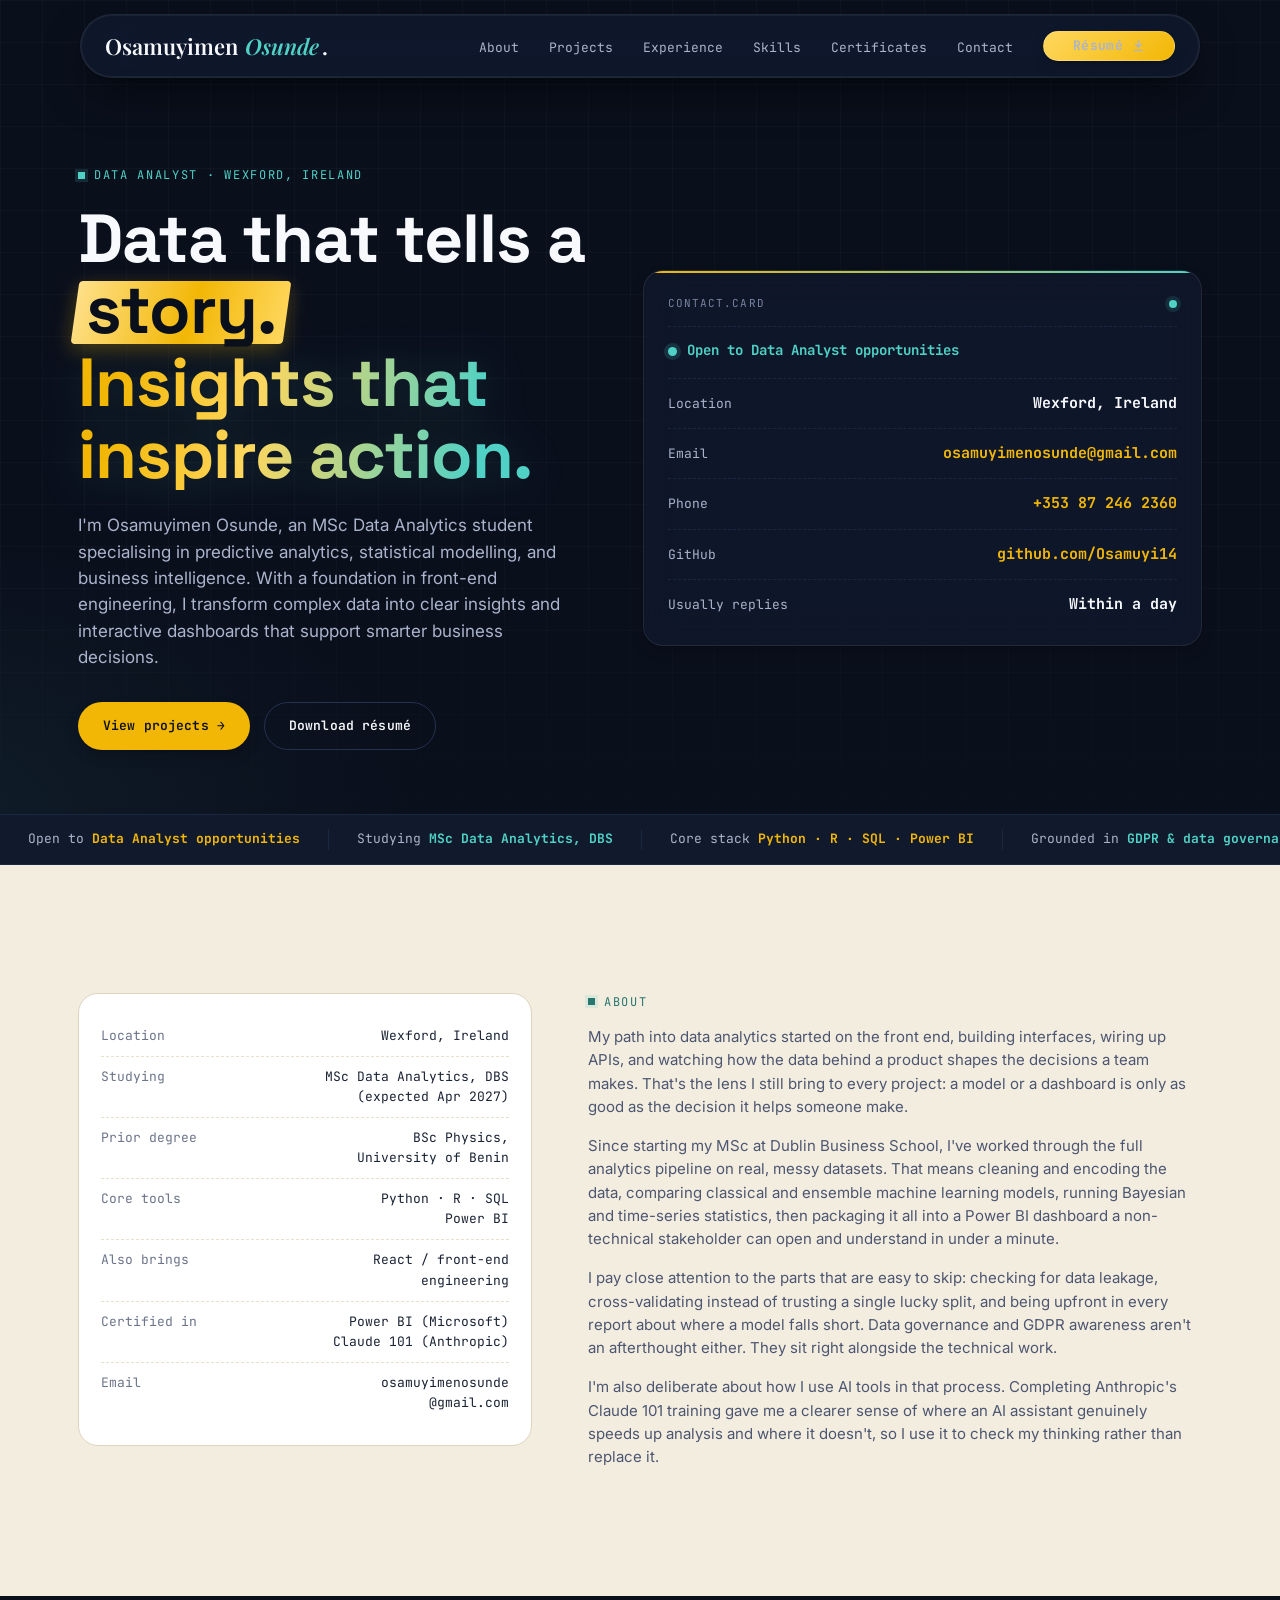
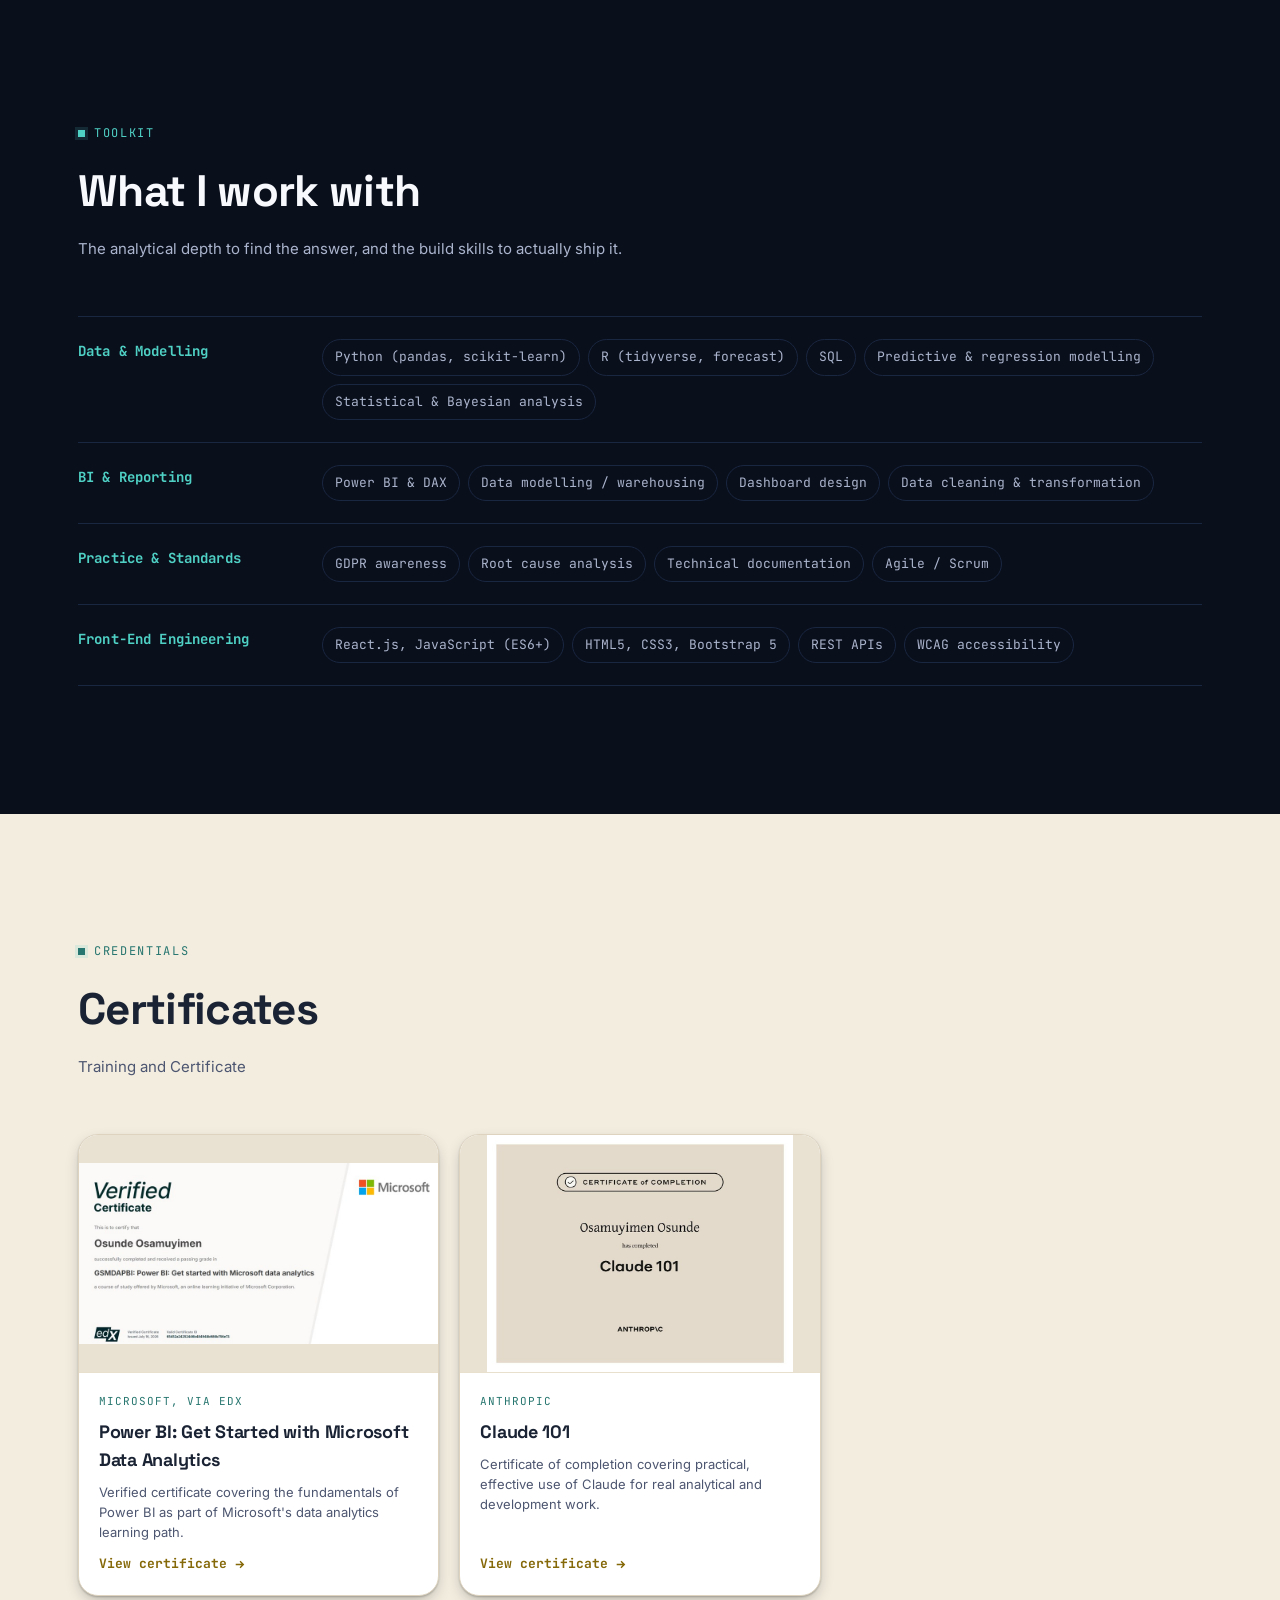
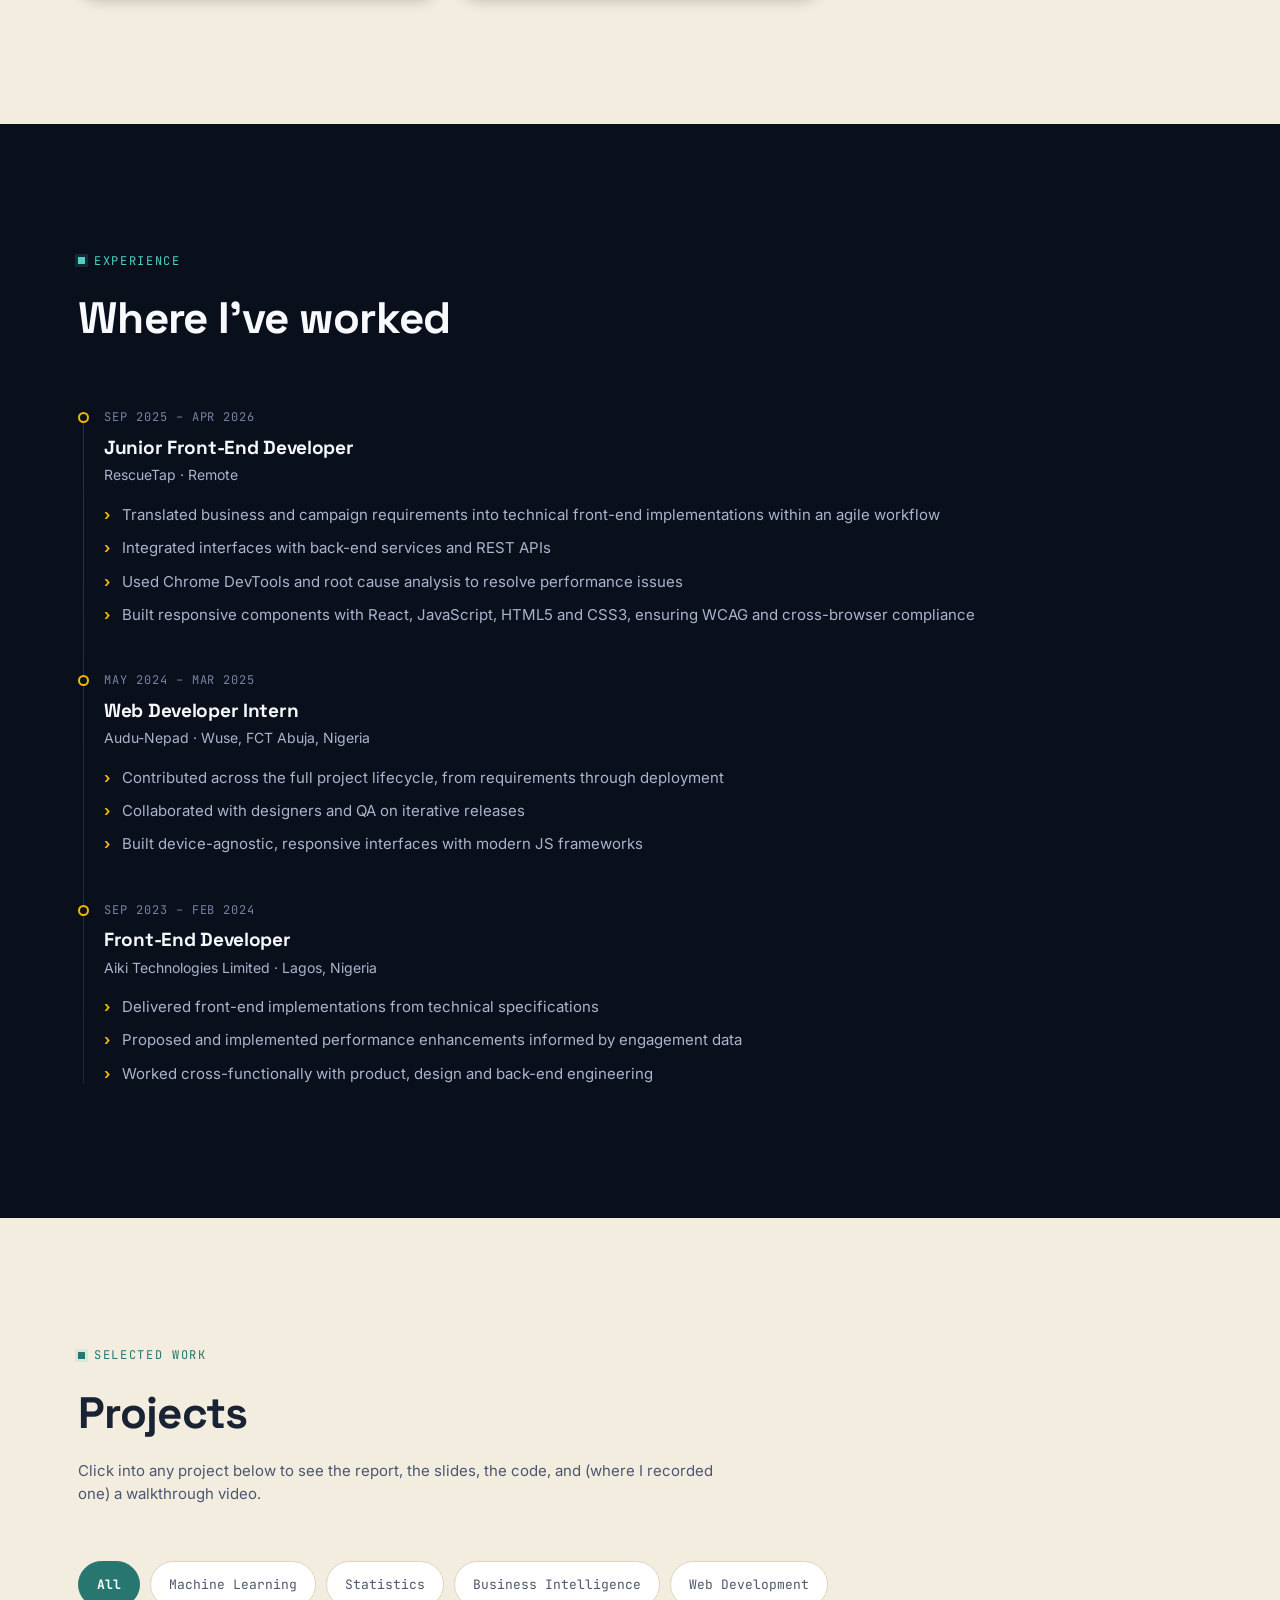
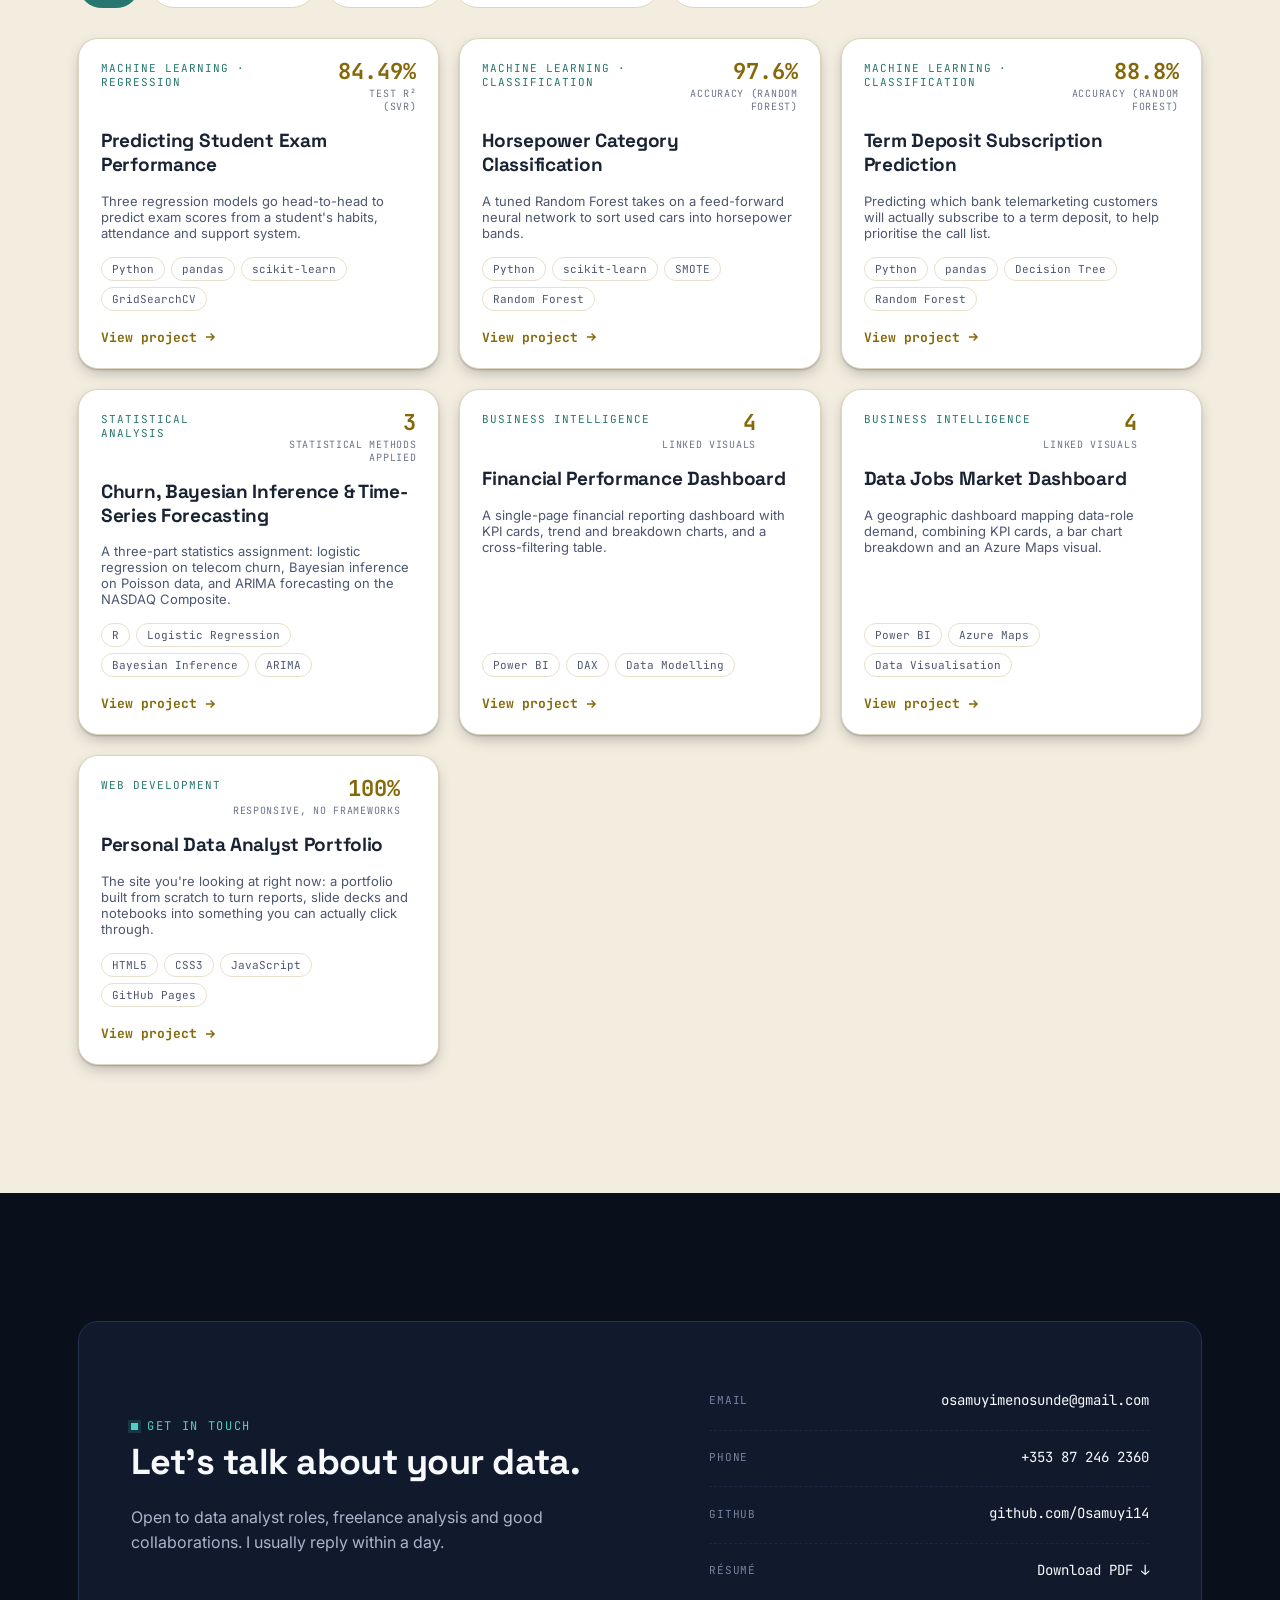
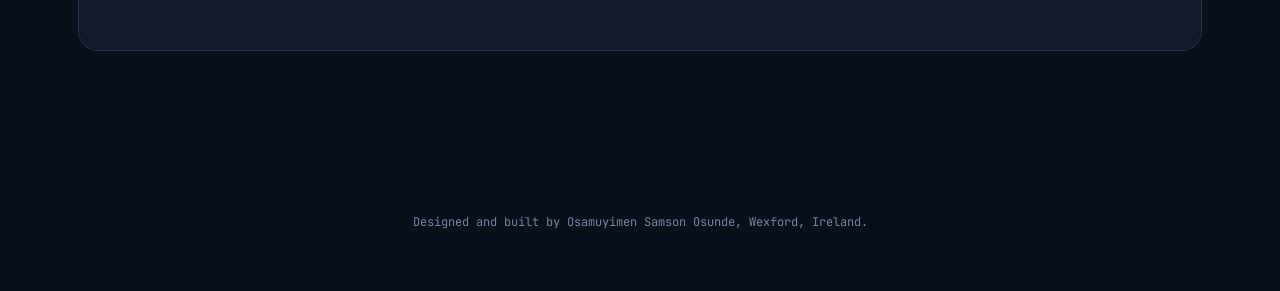
<file: index.html>
<!DOCTYPE html>
<html lang="en">
<head>
<meta charset="UTF-8">
<meta name="viewport" content="width=device-width, initial-scale=1.0">
<title>Osamuyimen Osunde | Data Analyst</title>
<meta name="description" content="Portfolio of Osamuyimen Samson Osunde, Data Analyst. Machine learning, statistical analysis and Power BI projects.">
<link rel="icon" href="favicon.svg" type="image/svg+xml">
<link rel="icon" href="favicon.ico" sizes="any">
<link rel="apple-touch-icon" href="apple-touch-icon.png">
<link rel="preconnect" href="https://fonts.googleapis.com">
<link rel="preconnect" href="https://fonts.gstatic.com" crossorigin>
<link href="https://fonts.googleapis.com/css2?family=Space+Grotesk:wght@500;600;700&family=Inter:wght@400;500;600&family=JetBrains+Mono:wght@400;500;700&family=Playfair+Display:ital,wght@0,600;1,600&display=swap" rel="stylesheet">
<link rel="stylesheet" href="styles.css?v=7">
</head>
<body>

<nav class="nav">
  <div class="wrap">
    <a href="#top" class="nav-mark">Osamuyimen <span class="nav-mark-last">Osunde</span><span class="nav-mark-dot">.</span></a>
    <button class="nav-toggle" id="navToggle" aria-label="Toggle menu" aria-expanded="false">☰</button>
    <ul class="nav-links" id="navLinks">
      <li><a href="#about">About</a></li>
      <li><a href="#projects">Projects</a></li>
      <li><a href="#experience">Experience</a></li>
      <li><a href="#skills">Skills</a></li>
      <li><a href="#certificates">Certificates</a></li>
      <li><a href="#contact">Contact</a></li>
      <li>
        <a class="nav-cta" href="assets/cv/resume.pdf" target="_blank" rel="noopener">
          <span>Résumé</span>
          <svg width="13" height="13" viewBox="0 0 24 24" fill="none" stroke="currentColor" stroke-width="2.6" stroke-linecap="round" stroke-linejoin="round"><path d="M12 3v12m0 0l-5-5m5 5l5-5M5 21h14"/></svg>
        </a>
      </li>
    </ul>
  </div>
</nav>

<main id="top">

  <!-- HERO -->
  <header class="hero">
    <div class="wrap">
      <div class="hero-grid">
        <div>
          <p class="eyebrow">Data Analyst · Wexford, Ireland</p>
          <h1 class="hero-headline">
            <span class="hl-wrap">Data that tells a <span class="hl">story.</span></span>
            <span class="grad-line">Insights that inspire action.</span>
          </h1>
          <p class="hero-sub">I'm Osamuyimen Osunde, an MSc Data Analytics student specialising in predictive analytics, statistical modelling, and business intelligence. With a foundation in front-end engineering, I transform complex data into clear insights and interactive dashboards that support smarter business decisions.</p>
          <div class="hero-actions">
            <a href="#projects" class="btn btn-primary">View projects →</a>
            <a href="assets/cv/resume.pdf" target="_blank" rel="noopener" class="btn btn-ghost">Download résumé</a>
          </div>
        </div>

        <div class="readout" aria-hidden="false">
          <div class="readout-head">
            <span>contact.card</span>
            <span class="readout-dot"></span>
          </div>
          <div class="readout-row status-row">
            <span class="status-dot"></span>
            <span class="v teal">Open to Data Analyst opportunities</span>
          </div>
          <div class="readout-row"><span class="k">Location</span><span class="v">Wexford, Ireland</span></div>
          <div class="readout-row"><a class="row-link" href="mailto:osamuyimenosunde@gmail.com"><span class="k">Email</span><span class="v amber">osamuyimenosunde@gmail.com</span></a></div>
          <div class="readout-row"><a class="row-link" href="tel:+353872462360"><span class="k">Phone</span><span class="v amber">+353 87 246 2360</span></a></div>
          <div class="readout-row"><a class="row-link" href="https://github.com/Osamuyi14" target="_blank" rel="noopener"><span class="k">GitHub</span><span class="v amber">github.com/Osamuyi14</span></a></div>
          <div class="readout-row"><span class="k">Usually replies</span><span class="v">Within a day</span></div>
        </div>
      </div>
    </div>

    <div class="ticker" role="marquee" aria-label="About Osamuyimen">
      <div class="ticker-track" id="tickerTrack"></div>
    </div>
  </header>

  <!-- ABOUT -->
  <section id="about" class="section-light">
    <div class="wrap">
      <div class="about-grid">
        <div class="facts">
          <div class="facts-row"><span class="k">Location</span><span class="v">Wexford, Ireland</span></div>
          <div class="facts-row"><span class="k">Studying</span><span class="v">MSc Data Analytics, DBS<br>(expected Apr 2027)</span></div>
          <div class="facts-row"><span class="k">Prior degree</span><span class="v">BSc Physics,<br>University of Benin</span></div>
          <div class="facts-row"><span class="k">Core tools</span><span class="v">Python · R · SQL<br>Power BI</span></div>
          <div class="facts-row"><span class="k">Also brings</span><span class="v">React / front-end<br>engineering</span></div>
          <div class="facts-row"><span class="k">Certified in</span><span class="v">Power BI (Microsoft)<br>Claude 101 (Anthropic)</span></div>
          <div class="facts-row"><span class="k">Email</span><span class="v">osamuyimenosunde<br>@gmail.com</span></div>
        </div>
        <div class="about-copy">
          <p class="eyebrow" style="margin-bottom:14px;">About</p>
          <p>My path into data analytics started on the front end, building interfaces, wiring up APIs, and watching how the data behind a product shapes the decisions a team makes. That's the lens I still bring to every project: a model or a dashboard is only as good as the decision it helps someone make.</p>
          <p>Since starting my MSc at Dublin Business School, I've worked through the full analytics pipeline on real, messy datasets. That means cleaning and encoding the data, comparing classical and ensemble machine learning models, running Bayesian and time-series statistics, then packaging it all into a Power BI dashboard a non-technical stakeholder can open and understand in under a minute.</p>
          <p>I pay close attention to the parts that are easy to skip: checking for data leakage, cross-validating instead of trusting a single lucky split, and being upfront in every report about where a model falls short. Data governance and GDPR awareness aren't an afterthought either. They sit right alongside the technical work.</p>
          <p>I'm also deliberate about how I use AI tools in that process. Completing Anthropic's Claude 101 training gave me a clearer sense of where an AI assistant genuinely speeds up analysis and where it doesn't, so I use it to check my thinking rather than replace it.</p>
        </div>
      </div>
    </div>
  </section>

  <!-- SKILLS -->
  <section id="skills">
    <div class="wrap">
      <div class="section-head">
        <p class="eyebrow">Toolkit</p>
        <h2>What I work with</h2>
        <p>The analytical depth to find the answer, and the build skills to actually ship it.</p>
      </div>
      <div class="skills-list">
        <div class="skills-row">
          <h3>Data &amp; Modelling</h3>
          <div class="skills-tags">
            <span class="tag">Python (pandas, scikit-learn)</span>
            <span class="tag">R (tidyverse, forecast)</span>
            <span class="tag">SQL</span>
            <span class="tag">Predictive &amp; regression modelling</span>
            <span class="tag">Statistical &amp; Bayesian analysis</span>
          </div>
        </div>
        <div class="skills-row">
          <h3>BI &amp; Reporting</h3>
          <div class="skills-tags">
            <span class="tag">Power BI &amp; DAX</span>
            <span class="tag">Data modelling / warehousing</span>
            <span class="tag">Dashboard design</span>
            <span class="tag">Data cleaning &amp; transformation</span>
          </div>
        </div>
        <div class="skills-row">
          <h3>Practice &amp; Standards</h3>
          <div class="skills-tags">
            <span class="tag">GDPR awareness</span>
            <span class="tag">Root cause analysis</span>
            <span class="tag">Technical documentation</span>
            <span class="tag">Agile / Scrum</span>
          </div>
        </div>
        <div class="skills-row">
          <h3>Front-End Engineering</h3>
          <div class="skills-tags">
            <span class="tag">React.js, JavaScript (ES6+)</span>
            <span class="tag">HTML5, CSS3, Bootstrap 5</span>
            <span class="tag">REST APIs</span>
            <span class="tag">WCAG accessibility</span>
          </div>
        </div>
      </div>
    </div>
  </section>

  <!-- CERTIFICATES -->
  <section id="certificates" class="section-light">
    <div class="wrap">
      <div class="section-head">
        <p class="eyebrow">Credentials</p>
        <h2>Certificates</h2>
        <p>Training and Certificate</p>
      </div>
      <div class="cert-grid">
        <a class="cert-card" href="assets/certificates/powerbi-msft-certificate.png" target="_blank" rel="noopener">
          <div class="cert-thumb">
            <img src="assets/certificates/powerbi-msft-thumb.jpg" alt="Power BI: Get started with Microsoft data analytics certificate" loading="lazy">
          </div>
          <div class="cert-info">
            <p class="cert-issuer">Microsoft, via edX</p>
            <h3>Power BI: Get Started with Microsoft Data Analytics</h3>
            <p class="cert-desc">Verified certificate covering the fundamentals of Power BI as part of Microsoft's data analytics learning path.</p>
            <span class="cert-link">View certificate
              <svg width="13" height="13" viewBox="0 0 24 24" fill="none" stroke="currentColor" stroke-width="2.6"><path d="M5 12h14M13 6l6 6-6 6"/></svg>
            </span>
          </div>
        </a>
        <a class="cert-card" href="assets/certificates/claude-101-certificate.pdf" target="_blank" rel="noopener">
          <div class="cert-thumb">
            <img src="assets/certificates/claude-101-thumb.jpg" alt="Claude 101 certificate of completion" loading="lazy">
          </div>
          <div class="cert-info">
            <p class="cert-issuer">Anthropic</p>
            <h3>Claude 101</h3>
            <p class="cert-desc">Certificate of completion covering practical, effective use of Claude for real analytical and development work.</p>
            <span class="cert-link">View certificate
              <svg width="13" height="13" viewBox="0 0 24 24" fill="none" stroke="currentColor" stroke-width="2.6"><path d="M5 12h14M13 6l6 6-6 6"/></svg>
            </span>
          </div>
        </a>
      </div>
    </div>
  </section>

  <!-- EXPERIENCE -->
  <section id="experience">
    <div class="wrap">
      <div class="section-head">
        <p class="eyebrow">Experience</p>
        <h2>Where I've worked</h2>
      </div>
      <div class="timeline">
        <div class="tl-item">
          <span class="tl-dot"></span>
          <p class="tl-meta">Sep 2025 – Apr 2026</p>
          <h3>Junior Front-End Developer</h3>
          <p class="role-co">RescueTap · Remote</p>
          <ul>
            <li>Translated business and campaign requirements into technical front-end implementations within an agile workflow</li>
            <li>Integrated interfaces with back-end services and REST APIs</li>
            <li>Used Chrome DevTools and root cause analysis to resolve performance issues</li>
            <li>Built responsive components with React, JavaScript, HTML5 and CSS3, ensuring WCAG and cross-browser compliance</li>
          </ul>
        </div>
        <div class="tl-item">
          <span class="tl-dot"></span>
          <p class="tl-meta">May 2024 – Mar 2025</p>
          <h3>Web Developer Intern</h3>
          <p class="role-co">Audu-Nepad · Wuse, FCT Abuja, Nigeria</p>
          <ul>
            <li>Contributed across the full project lifecycle, from requirements through deployment</li>
            <li>Collaborated with designers and QA on iterative releases</li>
            <li>Built device-agnostic, responsive interfaces with modern JS frameworks</li>
          </ul>
        </div>
        <div class="tl-item">
          <span class="tl-dot"></span>
          <p class="tl-meta">Sep 2023 – Feb 2024</p>
          <h3>Front-End Developer</h3>
          <p class="role-co">Aiki Technologies Limited · Lagos, Nigeria</p>
          <ul>
            <li>Delivered front-end implementations from technical specifications</li>
            <li>Proposed and implemented performance enhancements informed by engagement data</li>
            <li>Worked cross-functionally with product, design and back-end engineering</li>
          </ul>
        </div>
      </div>
    </div>
  </section>

  <!-- PROJECTS -->
  <section id="projects" class="section-light">
    <div class="wrap">
      <div class="section-head">
        <p class="eyebrow">Selected work</p>
        <h2>Projects</h2>
        <p>Click into any project below to see the report, the slides, the code, and (where I recorded one) a walkthrough video.</p>
      </div>

      <div class="filters" role="tablist" aria-label="Filter projects">
        <button class="filter-btn active" data-filter="all">All</button>
        <button class="filter-btn" data-filter="ml">Machine Learning</button>
        <button class="filter-btn" data-filter="stats">Statistics</button>
        <button class="filter-btn" data-filter="bi">Business Intelligence</button>
        <button class="filter-btn" data-filter="web">Web Development</button>
      </div>

      <div class="projects-grid" id="projectsGrid"><!-- injected by script.js --></div>
    </div>
  </section>

  <!-- CONTACT -->
  <section id="contact">
    <div class="wrap">
      <div class="contact">
        <div>
          <p class="eyebrow">Get in touch</p>
          <h2>Let's talk about your data.</h2>
          <p>Open to data analyst roles, freelance analysis and good collaborations. I usually reply within a day.</p>
        </div>
        <div class="contact-links">
          <a class="contact-link" href="mailto:osamuyimenosunde@gmail.com"><span class="k">Email</span><span>osamuyimenosunde@gmail.com</span></a>
          <a class="contact-link" href="tel:+353872462360"><span class="k">Phone</span><span>+353 87 246 2360</span></a>
          <a class="contact-link" href="https://github.com/Osamuyi14" target="_blank" rel="noopener"><span class="k">GitHub</span><span>github.com/Osamuyi14</span></a>
          <a class="contact-link" href="assets/cv/resume.pdf" target="_blank" rel="noopener"><span class="k">Résumé</span><span>Download PDF ↓</span></a>
        </div>
      </div>
    </div>
  </section>

</main>

<footer>
  <p>Designed and built by Osamuyimen Samson Osunde, Wexford, Ireland.</p>
</footer>

<!-- MODAL -->
<div class="modal-overlay" id="modalOverlay">
  <div class="modal" role="dialog" aria-modal="true" aria-labelledby="modalTitle">
    <div class="modal-head">
      <div>
        <p class="pcard-cat" id="modalCat">Category</p>
        <h3 id="modalTitle">Project title</h3>
        <div class="modal-kpis" id="modalKpis"></div>
      </div>
      <button class="modal-close" id="modalClose" aria-label="Close">✕</button>
    </div>
    <div class="tabbar" id="modalTabs"></div>
    <div class="modal-body" id="modalBody"></div>
  </div>
</div>

<script src="script.js?v=7"></script>
</body>
</html>
</file>
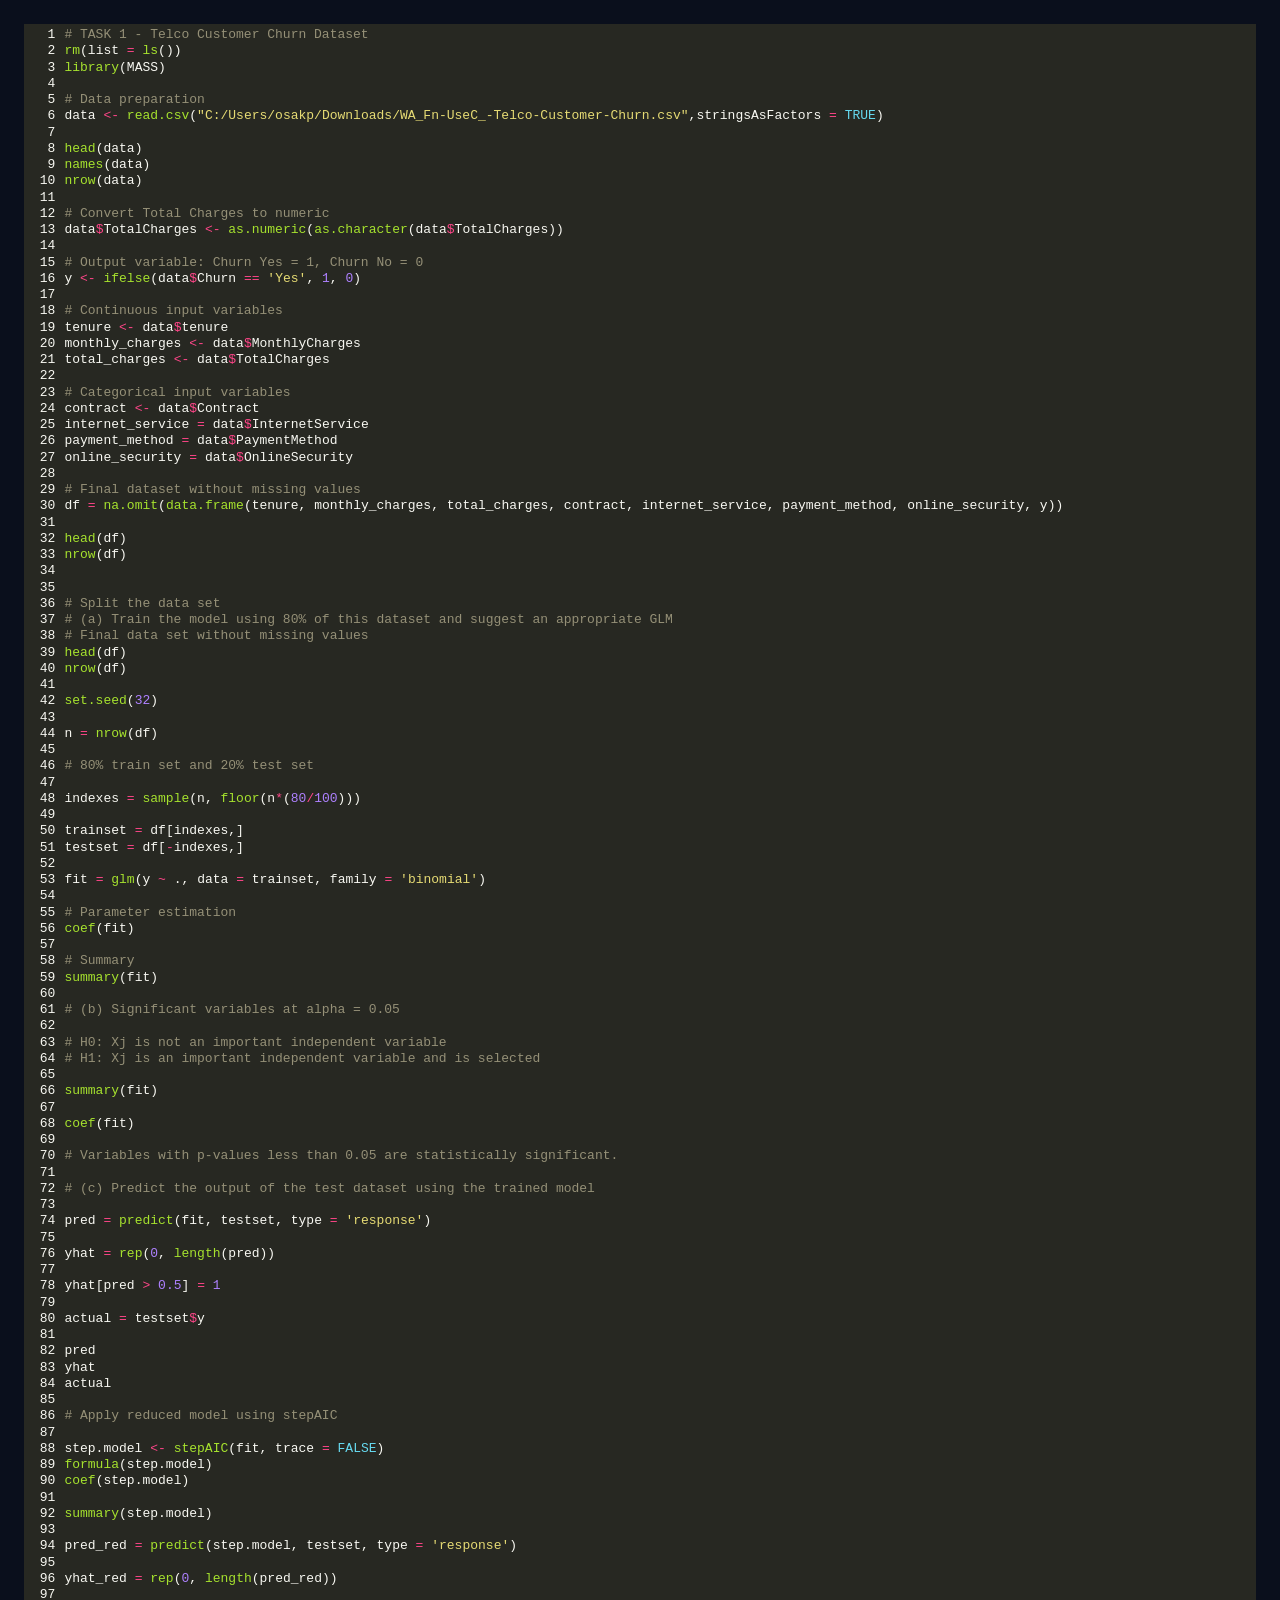
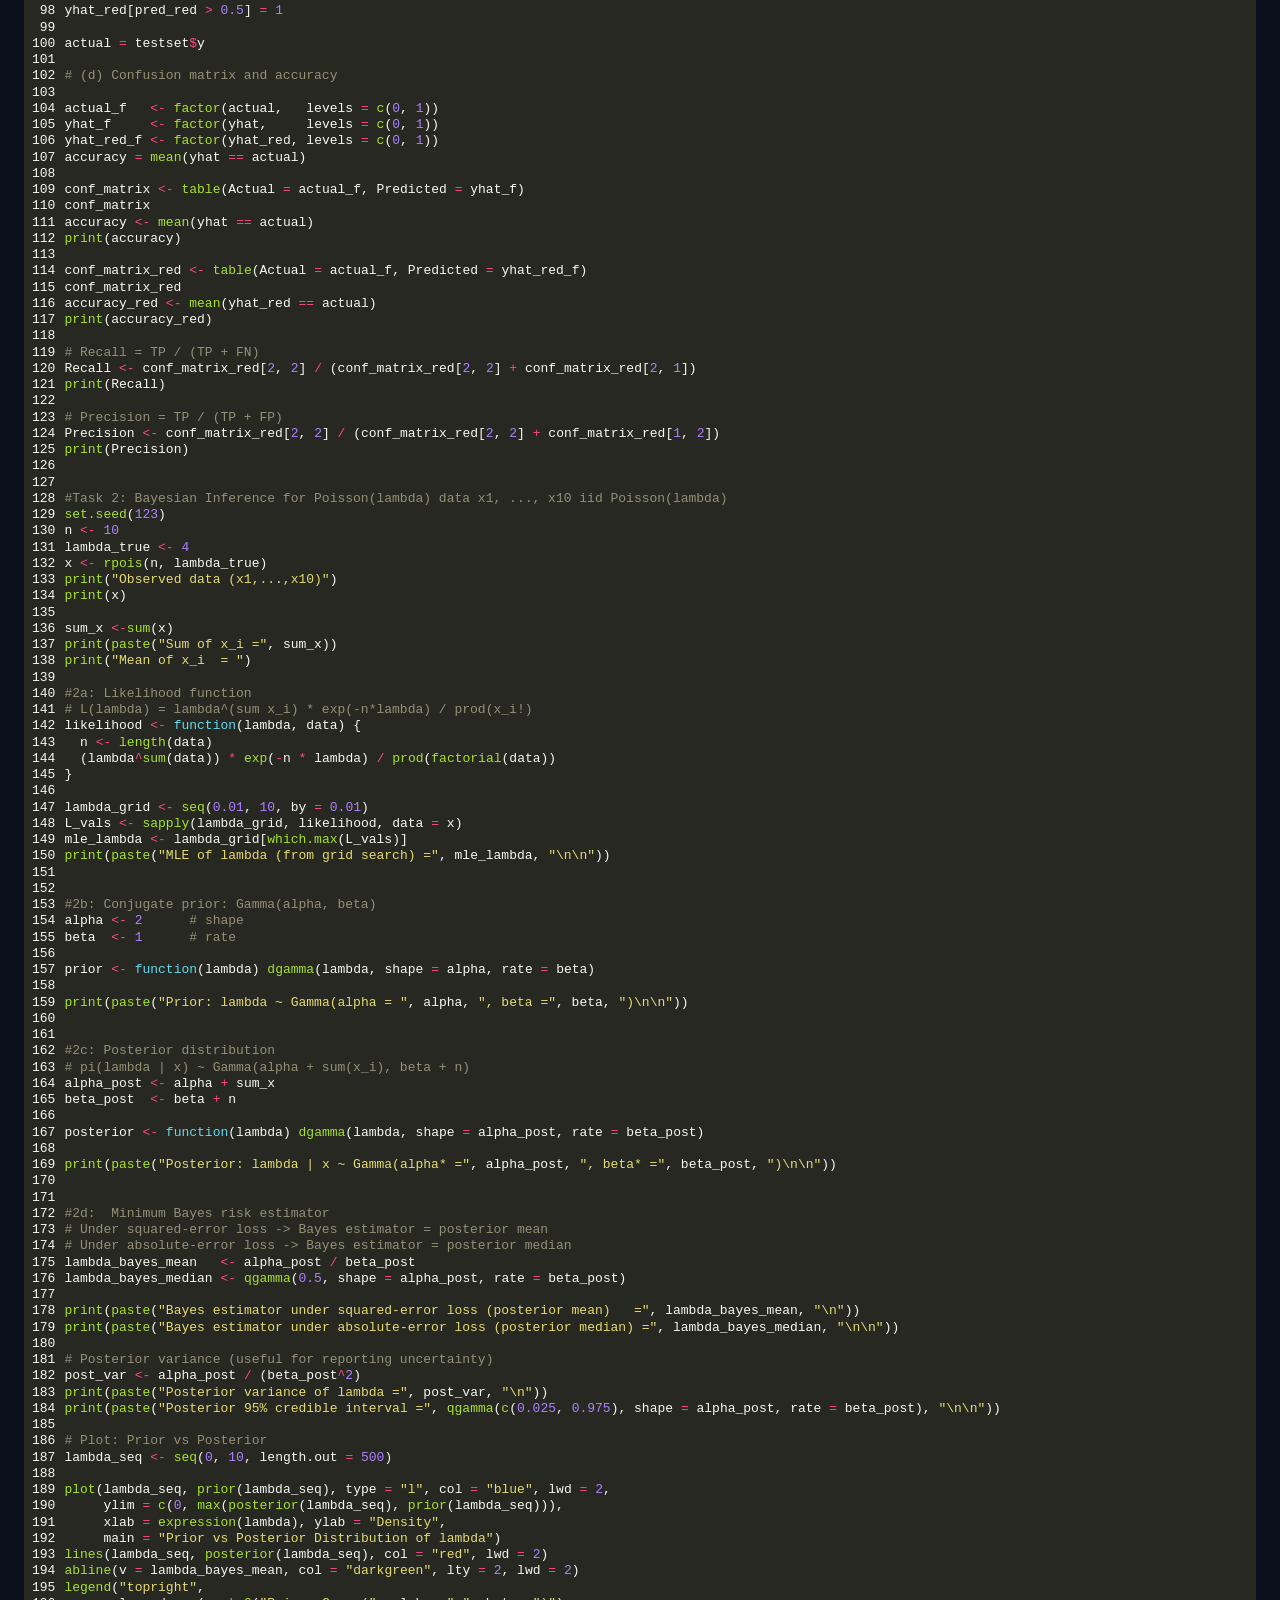
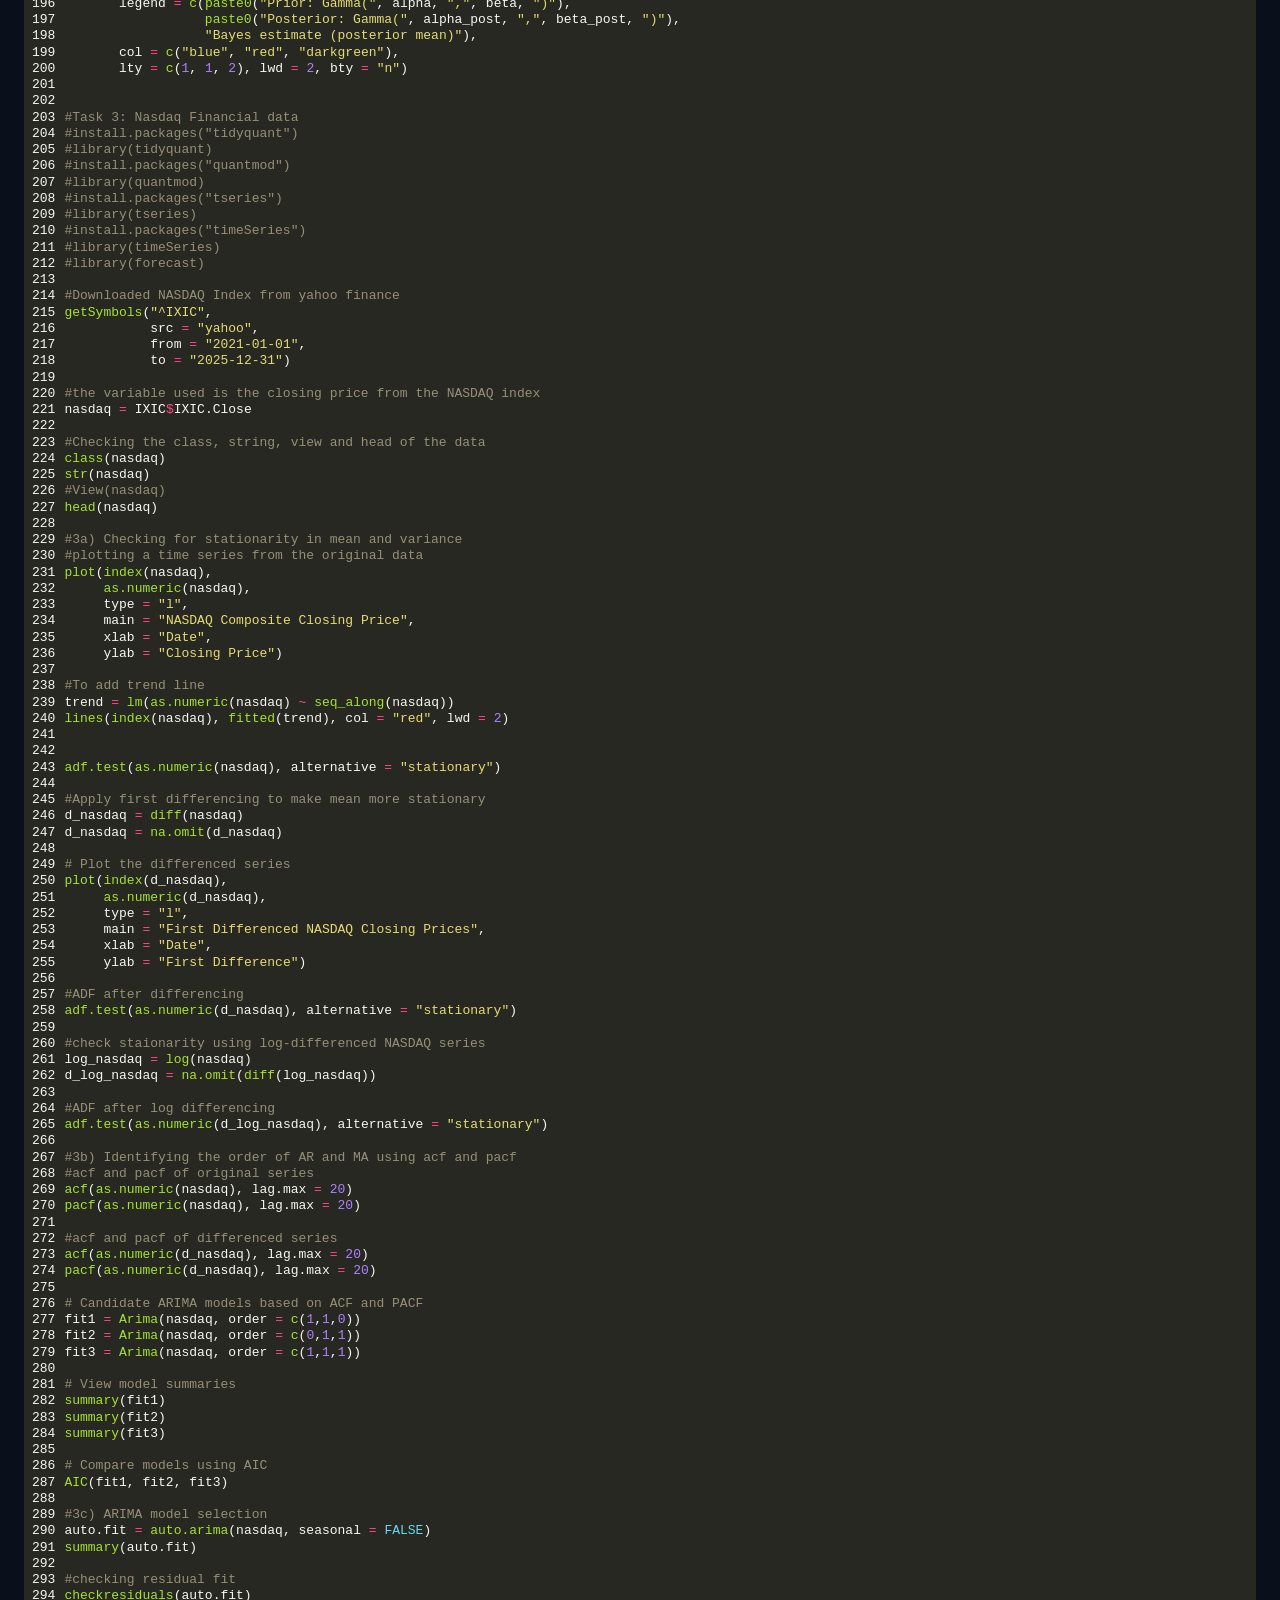
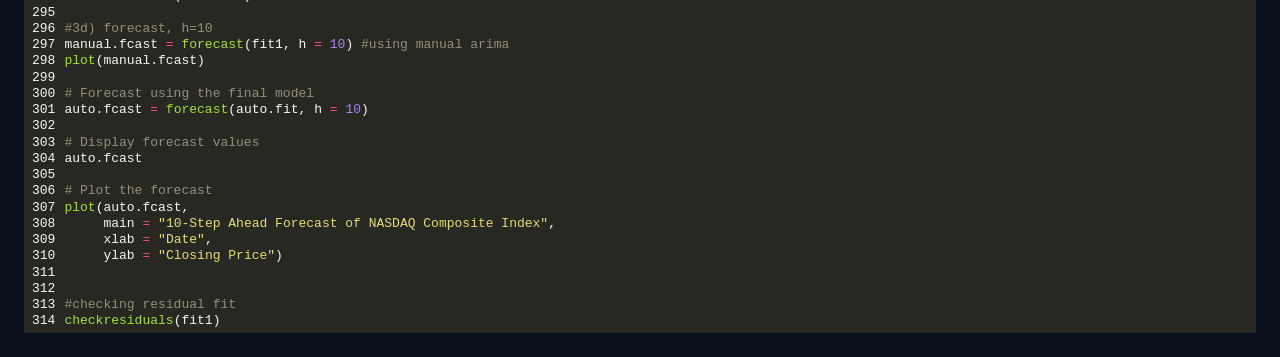
<file: assets/p4/code.html>
<!DOCTYPE html>
<html><head><meta charset="utf-8">
<style>
body{background:#0a0f1c;margin:0;padding:24px;font-family:'JetBrains Mono',monospace;}
.highlight{font-size:13px;line-height:1.6;overflow-x:auto;}
.highlight pre{margin:0;}
pre { line-height: 125%; }
td.linenos .normal { color: inherit; background-color: transparent; padding-left: 5px; padding-right: 5px; }
span.linenos { color: inherit; background-color: transparent; padding-left: 5px; padding-right: 5px; }
td.linenos .special { color: #000000; background-color: #ffffc0; padding-left: 5px; padding-right: 5px; }
span.linenos.special { color: #000000; background-color: #ffffc0; padding-left: 5px; padding-right: 5px; }
.highlight .hll { background-color: #49483e }
.highlight { background: #272822; color: #F8F8F2 }
.highlight .c { color: #959077 } /* Comment */
.highlight .err { color: #ED007E; background-color: #1E0010 } /* Error */
.highlight .esc { color: #F8F8F2 } /* Escape */
.highlight .g { color: #F8F8F2 } /* Generic */
.highlight .k { color: #66D9EF } /* Keyword */
.highlight .l { color: #AE81FF } /* Literal */
.highlight .n { color: #F8F8F2 } /* Name */
.highlight .o { color: #FF4689 } /* Operator */
.highlight .x { color: #F8F8F2 } /* Other */
.highlight .p { color: #F8F8F2 } /* Punctuation */
.highlight .ch { color: #959077 } /* Comment.Hashbang */
.highlight .cm { color: #959077 } /* Comment.Multiline */
.highlight .cp { color: #959077 } /* Comment.Preproc */
.highlight .cpf { color: #959077 } /* Comment.PreprocFile */
.highlight .c1 { color: #959077 } /* Comment.Single */
.highlight .cs { color: #959077 } /* Comment.Special */
.highlight .gd { color: #FF4689 } /* Generic.Deleted */
.highlight .ge { color: #F8F8F2; font-style: italic } /* Generic.Emph */
.highlight .ges { color: #F8F8F2; font-weight: bold; font-style: italic } /* Generic.EmphStrong */
.highlight .gr { color: #F8F8F2 } /* Generic.Error */
.highlight .gh { color: #F8F8F2 } /* Generic.Heading */
.highlight .gi { color: #A6E22E } /* Generic.Inserted */
.highlight .go { color: #66D9EF } /* Generic.Output */
.highlight .gp { color: #FF4689; font-weight: bold } /* Generic.Prompt */
.highlight .gs { color: #F8F8F2; font-weight: bold } /* Generic.Strong */
.highlight .gu { color: #959077 } /* Generic.Subheading */
.highlight .gt { color: #F8F8F2 } /* Generic.Traceback */
.highlight .kc { color: #66D9EF } /* Keyword.Constant */
.highlight .kd { color: #66D9EF } /* Keyword.Declaration */
.highlight .kn { color: #FF4689 } /* Keyword.Namespace */
.highlight .kp { color: #66D9EF } /* Keyword.Pseudo */
.highlight .kr { color: #66D9EF } /* Keyword.Reserved */
.highlight .kt { color: #66D9EF } /* Keyword.Type */
.highlight .ld { color: #E6DB74 } /* Literal.Date */
.highlight .m { color: #AE81FF } /* Literal.Number */
.highlight .s { color: #E6DB74 } /* Literal.String */
.highlight .na { color: #A6E22E } /* Name.Attribute */
.highlight .nb { color: #F8F8F2 } /* Name.Builtin */
.highlight .nc { color: #A6E22E } /* Name.Class */
.highlight .no { color: #66D9EF } /* Name.Constant */
.highlight .nd { color: #A6E22E } /* Name.Decorator */
.highlight .ni { color: #F8F8F2 } /* Name.Entity */
.highlight .ne { color: #A6E22E } /* Name.Exception */
.highlight .nf { color: #A6E22E } /* Name.Function */
.highlight .nl { color: #F8F8F2 } /* Name.Label */
.highlight .nn { color: #F8F8F2 } /* Name.Namespace */
.highlight .nx { color: #A6E22E } /* Name.Other */
.highlight .py { color: #F8F8F2 } /* Name.Property */
.highlight .nt { color: #FF4689 } /* Name.Tag */
.highlight .nv { color: #F8F8F2 } /* Name.Variable */
.highlight .ow { color: #FF4689 } /* Operator.Word */
.highlight .pm { color: #F8F8F2 } /* Punctuation.Marker */
.highlight .w { color: #F8F8F2 } /* Text.Whitespace */
.highlight .mb { color: #AE81FF } /* Literal.Number.Bin */
.highlight .mf { color: #AE81FF } /* Literal.Number.Float */
.highlight .mh { color: #AE81FF } /* Literal.Number.Hex */
.highlight .mi { color: #AE81FF } /* Literal.Number.Integer */
.highlight .mo { color: #AE81FF } /* Literal.Number.Oct */
.highlight .sa { color: #E6DB74 } /* Literal.String.Affix */
.highlight .sb { color: #E6DB74 } /* Literal.String.Backtick */
.highlight .sc { color: #E6DB74 } /* Literal.String.Char */
.highlight .dl { color: #E6DB74 } /* Literal.String.Delimiter */
.highlight .sd { color: #E6DB74 } /* Literal.String.Doc */
.highlight .s2 { color: #E6DB74 } /* Literal.String.Double */
.highlight .se { color: #AE81FF } /* Literal.String.Escape */
.highlight .sh { color: #E6DB74 } /* Literal.String.Heredoc */
.highlight .si { color: #E6DB74 } /* Literal.String.Interpol */
.highlight .sx { color: #E6DB74 } /* Literal.String.Other */
.highlight .sr { color: #E6DB74 } /* Literal.String.Regex */
.highlight .s1 { color: #E6DB74 } /* Literal.String.Single */
.highlight .ss { color: #E6DB74 } /* Literal.String.Symbol */
.highlight .bp { color: #F8F8F2 } /* Name.Builtin.Pseudo */
.highlight .fm { color: #A6E22E } /* Name.Function.Magic */
.highlight .vc { color: #F8F8F2 } /* Name.Variable.Class */
.highlight .vg { color: #F8F8F2 } /* Name.Variable.Global */
.highlight .vi { color: #F8F8F2 } /* Name.Variable.Instance */
.highlight .vm { color: #F8F8F2 } /* Name.Variable.Magic */
.highlight .il { color: #AE81FF } /* Literal.Number.Integer.Long */
</style></head>
<body><div class="highlight-wrap"><div class="highlight"><table class="highlighttable"><tr><td class="linenos"><div class="linenodiv"><pre><span class="normal">  1</span>
<span class="normal">  2</span>
<span class="normal">  3</span>
<span class="normal">  4</span>
<span class="normal">  5</span>
<span class="normal">  6</span>
<span class="normal">  7</span>
<span class="normal">  8</span>
<span class="normal">  9</span>
<span class="normal"> 10</span>
<span class="normal"> 11</span>
<span class="normal"> 12</span>
<span class="normal"> 13</span>
<span class="normal"> 14</span>
<span class="normal"> 15</span>
<span class="normal"> 16</span>
<span class="normal"> 17</span>
<span class="normal"> 18</span>
<span class="normal"> 19</span>
<span class="normal"> 20</span>
<span class="normal"> 21</span>
<span class="normal"> 22</span>
<span class="normal"> 23</span>
<span class="normal"> 24</span>
<span class="normal"> 25</span>
<span class="normal"> 26</span>
<span class="normal"> 27</span>
<span class="normal"> 28</span>
<span class="normal"> 29</span>
<span class="normal"> 30</span>
<span class="normal"> 31</span>
<span class="normal"> 32</span>
<span class="normal"> 33</span>
<span class="normal"> 34</span>
<span class="normal"> 35</span>
<span class="normal"> 36</span>
<span class="normal"> 37</span>
<span class="normal"> 38</span>
<span class="normal"> 39</span>
<span class="normal"> 40</span>
<span class="normal"> 41</span>
<span class="normal"> 42</span>
<span class="normal"> 43</span>
<span class="normal"> 44</span>
<span class="normal"> 45</span>
<span class="normal"> 46</span>
<span class="normal"> 47</span>
<span class="normal"> 48</span>
<span class="normal"> 49</span>
<span class="normal"> 50</span>
<span class="normal"> 51</span>
<span class="normal"> 52</span>
<span class="normal"> 53</span>
<span class="normal"> 54</span>
<span class="normal"> 55</span>
<span class="normal"> 56</span>
<span class="normal"> 57</span>
<span class="normal"> 58</span>
<span class="normal"> 59</span>
<span class="normal"> 60</span>
<span class="normal"> 61</span>
<span class="normal"> 62</span>
<span class="normal"> 63</span>
<span class="normal"> 64</span>
<span class="normal"> 65</span>
<span class="normal"> 66</span>
<span class="normal"> 67</span>
<span class="normal"> 68</span>
<span class="normal"> 69</span>
<span class="normal"> 70</span>
<span class="normal"> 71</span>
<span class="normal"> 72</span>
<span class="normal"> 73</span>
<span class="normal"> 74</span>
<span class="normal"> 75</span>
<span class="normal"> 76</span>
<span class="normal"> 77</span>
<span class="normal"> 78</span>
<span class="normal"> 79</span>
<span class="normal"> 80</span>
<span class="normal"> 81</span>
<span class="normal"> 82</span>
<span class="normal"> 83</span>
<span class="normal"> 84</span>
<span class="normal"> 85</span>
<span class="normal"> 86</span>
<span class="normal"> 87</span>
<span class="normal"> 88</span>
<span class="normal"> 89</span>
<span class="normal"> 90</span>
<span class="normal"> 91</span>
<span class="normal"> 92</span>
<span class="normal"> 93</span>
<span class="normal"> 94</span>
<span class="normal"> 95</span>
<span class="normal"> 96</span>
<span class="normal"> 97</span>
<span class="normal"> 98</span>
<span class="normal"> 99</span>
<span class="normal">100</span>
<span class="normal">101</span>
<span class="normal">102</span>
<span class="normal">103</span>
<span class="normal">104</span>
<span class="normal">105</span>
<span class="normal">106</span>
<span class="normal">107</span>
<span class="normal">108</span>
<span class="normal">109</span>
<span class="normal">110</span>
<span class="normal">111</span>
<span class="normal">112</span>
<span class="normal">113</span>
<span class="normal">114</span>
<span class="normal">115</span>
<span class="normal">116</span>
<span class="normal">117</span>
<span class="normal">118</span>
<span class="normal">119</span>
<span class="normal">120</span>
<span class="normal">121</span>
<span class="normal">122</span>
<span class="normal">123</span>
<span class="normal">124</span>
<span class="normal">125</span>
<span class="normal">126</span>
<span class="normal">127</span>
<span class="normal">128</span>
<span class="normal">129</span>
<span class="normal">130</span>
<span class="normal">131</span>
<span class="normal">132</span>
<span class="normal">133</span>
<span class="normal">134</span>
<span class="normal">135</span>
<span class="normal">136</span>
<span class="normal">137</span>
<span class="normal">138</span>
<span class="normal">139</span>
<span class="normal">140</span>
<span class="normal">141</span>
<span class="normal">142</span>
<span class="normal">143</span>
<span class="normal">144</span>
<span class="normal">145</span>
<span class="normal">146</span>
<span class="normal">147</span>
<span class="normal">148</span>
<span class="normal">149</span>
<span class="normal">150</span>
<span class="normal">151</span>
<span class="normal">152</span>
<span class="normal">153</span>
<span class="normal">154</span>
<span class="normal">155</span>
<span class="normal">156</span>
<span class="normal">157</span>
<span class="normal">158</span>
<span class="normal">159</span>
<span class="normal">160</span>
<span class="normal">161</span>
<span class="normal">162</span>
<span class="normal">163</span>
<span class="normal">164</span>
<span class="normal">165</span>
<span class="normal">166</span>
<span class="normal">167</span>
<span class="normal">168</span>
<span class="normal">169</span>
<span class="normal">170</span>
<span class="normal">171</span>
<span class="normal">172</span>
<span class="normal">173</span>
<span class="normal">174</span>
<span class="normal">175</span>
<span class="normal">176</span>
<span class="normal">177</span>
<span class="normal">178</span>
<span class="normal">179</span>
<span class="normal">180</span>
<span class="normal">181</span>
<span class="normal">182</span>
<span class="normal">183</span>
<span class="normal">184</span>
<span class="normal">185</span>
<span class="normal">186</span>
<span class="normal">187</span>
<span class="normal">188</span>
<span class="normal">189</span>
<span class="normal">190</span>
<span class="normal">191</span>
<span class="normal">192</span>
<span class="normal">193</span>
<span class="normal">194</span>
<span class="normal">195</span>
<span class="normal">196</span>
<span class="normal">197</span>
<span class="normal">198</span>
<span class="normal">199</span>
<span class="normal">200</span>
<span class="normal">201</span>
<span class="normal">202</span>
<span class="normal">203</span>
<span class="normal">204</span>
<span class="normal">205</span>
<span class="normal">206</span>
<span class="normal">207</span>
<span class="normal">208</span>
<span class="normal">209</span>
<span class="normal">210</span>
<span class="normal">211</span>
<span class="normal">212</span>
<span class="normal">213</span>
<span class="normal">214</span>
<span class="normal">215</span>
<span class="normal">216</span>
<span class="normal">217</span>
<span class="normal">218</span>
<span class="normal">219</span>
<span class="normal">220</span>
<span class="normal">221</span>
<span class="normal">222</span>
<span class="normal">223</span>
<span class="normal">224</span>
<span class="normal">225</span>
<span class="normal">226</span>
<span class="normal">227</span>
<span class="normal">228</span>
<span class="normal">229</span>
<span class="normal">230</span>
<span class="normal">231</span>
<span class="normal">232</span>
<span class="normal">233</span>
<span class="normal">234</span>
<span class="normal">235</span>
<span class="normal">236</span>
<span class="normal">237</span>
<span class="normal">238</span>
<span class="normal">239</span>
<span class="normal">240</span>
<span class="normal">241</span>
<span class="normal">242</span>
<span class="normal">243</span>
<span class="normal">244</span>
<span class="normal">245</span>
<span class="normal">246</span>
<span class="normal">247</span>
<span class="normal">248</span>
<span class="normal">249</span>
<span class="normal">250</span>
<span class="normal">251</span>
<span class="normal">252</span>
<span class="normal">253</span>
<span class="normal">254</span>
<span class="normal">255</span>
<span class="normal">256</span>
<span class="normal">257</span>
<span class="normal">258</span>
<span class="normal">259</span>
<span class="normal">260</span>
<span class="normal">261</span>
<span class="normal">262</span>
<span class="normal">263</span>
<span class="normal">264</span>
<span class="normal">265</span>
<span class="normal">266</span>
<span class="normal">267</span>
<span class="normal">268</span>
<span class="normal">269</span>
<span class="normal">270</span>
<span class="normal">271</span>
<span class="normal">272</span>
<span class="normal">273</span>
<span class="normal">274</span>
<span class="normal">275</span>
<span class="normal">276</span>
<span class="normal">277</span>
<span class="normal">278</span>
<span class="normal">279</span>
<span class="normal">280</span>
<span class="normal">281</span>
<span class="normal">282</span>
<span class="normal">283</span>
<span class="normal">284</span>
<span class="normal">285</span>
<span class="normal">286</span>
<span class="normal">287</span>
<span class="normal">288</span>
<span class="normal">289</span>
<span class="normal">290</span>
<span class="normal">291</span>
<span class="normal">292</span>
<span class="normal">293</span>
<span class="normal">294</span>
<span class="normal">295</span>
<span class="normal">296</span>
<span class="normal">297</span>
<span class="normal">298</span>
<span class="normal">299</span>
<span class="normal">300</span>
<span class="normal">301</span>
<span class="normal">302</span>
<span class="normal">303</span>
<span class="normal">304</span>
<span class="normal">305</span>
<span class="normal">306</span>
<span class="normal">307</span>
<span class="normal">308</span>
<span class="normal">309</span>
<span class="normal">310</span>
<span class="normal">311</span>
<span class="normal">312</span>
<span class="normal">313</span>
<span class="normal">314</span></pre></div></td><td class="code"><div><pre><span></span><span class="c1"># TASK 1 - Telco Customer Churn Dataset</span>
<span class="nf">rm</span><span class="p">(</span><span class="n">list</span><span class="w"> </span><span class="o">=</span><span class="w"> </span><span class="nf">ls</span><span class="p">())</span>
<span class="nf">library</span><span class="p">(</span><span class="n">MASS</span><span class="p">)</span>

<span class="c1"># Data preparation</span>
<span class="n">data</span><span class="w"> </span><span class="o">&lt;-</span><span class="w"> </span><span class="nf">read.csv</span><span class="p">(</span><span class="s">&quot;C:/Users/osakp/Downloads/WA_Fn-UseC_-Telco-Customer-Churn.csv&quot;</span><span class="p">,</span><span class="n">stringsAsFactors</span><span class="w"> </span><span class="o">=</span><span class="w"> </span><span class="kc">TRUE</span><span class="p">)</span>

<span class="nf">head</span><span class="p">(</span><span class="n">data</span><span class="p">)</span>
<span class="nf">names</span><span class="p">(</span><span class="n">data</span><span class="p">)</span>
<span class="nf">nrow</span><span class="p">(</span><span class="n">data</span><span class="p">)</span>

<span class="c1"># Convert Total Charges to numeric</span>
<span class="n">data</span><span class="o">$</span><span class="n">TotalCharges</span><span class="w"> </span><span class="o">&lt;-</span><span class="w"> </span><span class="nf">as.numeric</span><span class="p">(</span><span class="nf">as.character</span><span class="p">(</span><span class="n">data</span><span class="o">$</span><span class="n">TotalCharges</span><span class="p">))</span>

<span class="c1"># Output variable: Churn Yes = 1, Churn No = 0</span>
<span class="n">y</span><span class="w"> </span><span class="o">&lt;-</span><span class="w"> </span><span class="nf">ifelse</span><span class="p">(</span><span class="n">data</span><span class="o">$</span><span class="n">Churn</span><span class="w"> </span><span class="o">==</span><span class="w"> </span><span class="s">&#39;Yes&#39;</span><span class="p">,</span><span class="w"> </span><span class="m">1</span><span class="p">,</span><span class="w"> </span><span class="m">0</span><span class="p">)</span>

<span class="c1"># Continuous input variables </span>
<span class="n">tenure</span><span class="w"> </span><span class="o">&lt;-</span><span class="w"> </span><span class="n">data</span><span class="o">$</span><span class="n">tenure</span>
<span class="n">monthly_charges</span><span class="w"> </span><span class="o">&lt;-</span><span class="w"> </span><span class="n">data</span><span class="o">$</span><span class="n">MonthlyCharges</span>
<span class="n">total_charges</span><span class="w"> </span><span class="o">&lt;-</span><span class="w"> </span><span class="n">data</span><span class="o">$</span><span class="n">TotalCharges</span>

<span class="c1"># Categorical input variables</span>
<span class="n">contract</span><span class="w"> </span><span class="o">&lt;-</span><span class="w"> </span><span class="n">data</span><span class="o">$</span><span class="n">Contract</span>
<span class="n">internet_service</span><span class="w"> </span><span class="o">=</span><span class="w"> </span><span class="n">data</span><span class="o">$</span><span class="n">InternetService</span>
<span class="n">payment_method</span><span class="w"> </span><span class="o">=</span><span class="w"> </span><span class="n">data</span><span class="o">$</span><span class="n">PaymentMethod</span>
<span class="n">online_security</span><span class="w"> </span><span class="o">=</span><span class="w"> </span><span class="n">data</span><span class="o">$</span><span class="n">OnlineSecurity</span>

<span class="c1"># Final dataset without missing values</span>
<span class="n">df</span><span class="w"> </span><span class="o">=</span><span class="w"> </span><span class="nf">na.omit</span><span class="p">(</span><span class="nf">data.frame</span><span class="p">(</span><span class="n">tenure</span><span class="p">,</span><span class="w"> </span><span class="n">monthly_charges</span><span class="p">,</span><span class="w"> </span><span class="n">total_charges</span><span class="p">,</span><span class="w"> </span><span class="n">contract</span><span class="p">,</span><span class="w"> </span><span class="n">internet_service</span><span class="p">,</span><span class="w"> </span><span class="n">payment_method</span><span class="p">,</span><span class="w"> </span><span class="n">online_security</span><span class="p">,</span><span class="w"> </span><span class="n">y</span><span class="p">))</span>

<span class="nf">head</span><span class="p">(</span><span class="n">df</span><span class="p">)</span>
<span class="nf">nrow</span><span class="p">(</span><span class="n">df</span><span class="p">)</span>


<span class="c1"># Split the data set</span>
<span class="c1"># (a) Train the model using 80% of this dataset and suggest an appropriate GLM</span>
<span class="c1"># Final data set without missing values</span>
<span class="nf">head</span><span class="p">(</span><span class="n">df</span><span class="p">)</span>
<span class="nf">nrow</span><span class="p">(</span><span class="n">df</span><span class="p">)</span>

<span class="nf">set.seed</span><span class="p">(</span><span class="m">32</span><span class="p">)</span>

<span class="n">n</span><span class="w"> </span><span class="o">=</span><span class="w"> </span><span class="nf">nrow</span><span class="p">(</span><span class="n">df</span><span class="p">)</span>

<span class="c1"># 80% train set and 20% test set</span>

<span class="n">indexes</span><span class="w"> </span><span class="o">=</span><span class="w"> </span><span class="nf">sample</span><span class="p">(</span><span class="n">n</span><span class="p">,</span><span class="w"> </span><span class="nf">floor</span><span class="p">(</span><span class="n">n</span><span class="o">*</span><span class="p">(</span><span class="m">80</span><span class="o">/</span><span class="m">100</span><span class="p">)))</span>

<span class="n">trainset</span><span class="w"> </span><span class="o">=</span><span class="w"> </span><span class="n">df</span><span class="p">[</span><span class="n">indexes</span><span class="p">,]</span>
<span class="n">testset</span><span class="w"> </span><span class="o">=</span><span class="w"> </span><span class="n">df</span><span class="p">[</span><span class="o">-</span><span class="n">indexes</span><span class="p">,]</span>

<span class="n">fit</span><span class="w"> </span><span class="o">=</span><span class="w"> </span><span class="nf">glm</span><span class="p">(</span><span class="n">y</span><span class="w"> </span><span class="o">~</span><span class="w"> </span><span class="n">.</span><span class="p">,</span><span class="w"> </span><span class="n">data</span><span class="w"> </span><span class="o">=</span><span class="w"> </span><span class="n">trainset</span><span class="p">,</span><span class="w"> </span><span class="n">family</span><span class="w"> </span><span class="o">=</span><span class="w"> </span><span class="s">&#39;binomial&#39;</span><span class="p">)</span>

<span class="c1"># Parameter estimation</span>
<span class="nf">coef</span><span class="p">(</span><span class="n">fit</span><span class="p">)</span>

<span class="c1"># Summary</span>
<span class="nf">summary</span><span class="p">(</span><span class="n">fit</span><span class="p">)</span>

<span class="c1"># (b) Significant variables at alpha = 0.05</span>

<span class="c1"># H0: Xj is not an important independent variable</span>
<span class="c1"># H1: Xj is an important independent variable and is selected</span>

<span class="nf">summary</span><span class="p">(</span><span class="n">fit</span><span class="p">)</span>

<span class="nf">coef</span><span class="p">(</span><span class="n">fit</span><span class="p">)</span>

<span class="c1"># Variables with p-values less than 0.05 are statistically significant.</span>

<span class="c1"># (c) Predict the output of the test dataset using the trained model</span>

<span class="n">pred</span><span class="w"> </span><span class="o">=</span><span class="w"> </span><span class="nf">predict</span><span class="p">(</span><span class="n">fit</span><span class="p">,</span><span class="w"> </span><span class="n">testset</span><span class="p">,</span><span class="w"> </span><span class="n">type</span><span class="w"> </span><span class="o">=</span><span class="w"> </span><span class="s">&#39;response&#39;</span><span class="p">)</span>

<span class="n">yhat</span><span class="w"> </span><span class="o">=</span><span class="w"> </span><span class="nf">rep</span><span class="p">(</span><span class="m">0</span><span class="p">,</span><span class="w"> </span><span class="nf">length</span><span class="p">(</span><span class="n">pred</span><span class="p">))</span>

<span class="n">yhat</span><span class="p">[</span><span class="n">pred</span><span class="w"> </span><span class="o">&gt;</span><span class="w"> </span><span class="m">0.5</span><span class="p">]</span><span class="w"> </span><span class="o">=</span><span class="w"> </span><span class="m">1</span>

<span class="n">actual</span><span class="w"> </span><span class="o">=</span><span class="w"> </span><span class="n">testset</span><span class="o">$</span><span class="n">y</span>

<span class="n">pred</span>
<span class="n">yhat</span>
<span class="n">actual</span>

<span class="c1"># Apply reduced model using stepAIC</span>

<span class="n">step.model</span><span class="w"> </span><span class="o">&lt;-</span><span class="w"> </span><span class="nf">stepAIC</span><span class="p">(</span><span class="n">fit</span><span class="p">,</span><span class="w"> </span><span class="n">trace</span><span class="w"> </span><span class="o">=</span><span class="w"> </span><span class="kc">FALSE</span><span class="p">)</span>
<span class="nf">formula</span><span class="p">(</span><span class="n">step.model</span><span class="p">)</span>
<span class="nf">coef</span><span class="p">(</span><span class="n">step.model</span><span class="p">)</span>

<span class="nf">summary</span><span class="p">(</span><span class="n">step.model</span><span class="p">)</span>

<span class="n">pred_red</span><span class="w"> </span><span class="o">=</span><span class="w"> </span><span class="nf">predict</span><span class="p">(</span><span class="n">step.model</span><span class="p">,</span><span class="w"> </span><span class="n">testset</span><span class="p">,</span><span class="w"> </span><span class="n">type</span><span class="w"> </span><span class="o">=</span><span class="w"> </span><span class="s">&#39;response&#39;</span><span class="p">)</span>

<span class="n">yhat_red</span><span class="w"> </span><span class="o">=</span><span class="w"> </span><span class="nf">rep</span><span class="p">(</span><span class="m">0</span><span class="p">,</span><span class="w"> </span><span class="nf">length</span><span class="p">(</span><span class="n">pred_red</span><span class="p">))</span>

<span class="n">yhat_red</span><span class="p">[</span><span class="n">pred_red</span><span class="w"> </span><span class="o">&gt;</span><span class="w"> </span><span class="m">0.5</span><span class="p">]</span><span class="w"> </span><span class="o">=</span><span class="w"> </span><span class="m">1</span>

<span class="n">actual</span><span class="w"> </span><span class="o">=</span><span class="w"> </span><span class="n">testset</span><span class="o">$</span><span class="n">y</span>

<span class="c1"># (d) Confusion matrix and accuracy</span>

<span class="n">actual_f</span><span class="w">   </span><span class="o">&lt;-</span><span class="w"> </span><span class="nf">factor</span><span class="p">(</span><span class="n">actual</span><span class="p">,</span><span class="w">   </span><span class="n">levels</span><span class="w"> </span><span class="o">=</span><span class="w"> </span><span class="nf">c</span><span class="p">(</span><span class="m">0</span><span class="p">,</span><span class="w"> </span><span class="m">1</span><span class="p">))</span>
<span class="n">yhat_f</span><span class="w">     </span><span class="o">&lt;-</span><span class="w"> </span><span class="nf">factor</span><span class="p">(</span><span class="n">yhat</span><span class="p">,</span><span class="w">     </span><span class="n">levels</span><span class="w"> </span><span class="o">=</span><span class="w"> </span><span class="nf">c</span><span class="p">(</span><span class="m">0</span><span class="p">,</span><span class="w"> </span><span class="m">1</span><span class="p">))</span>
<span class="n">yhat_red_f</span><span class="w"> </span><span class="o">&lt;-</span><span class="w"> </span><span class="nf">factor</span><span class="p">(</span><span class="n">yhat_red</span><span class="p">,</span><span class="w"> </span><span class="n">levels</span><span class="w"> </span><span class="o">=</span><span class="w"> </span><span class="nf">c</span><span class="p">(</span><span class="m">0</span><span class="p">,</span><span class="w"> </span><span class="m">1</span><span class="p">))</span>
<span class="n">accuracy</span><span class="w"> </span><span class="o">=</span><span class="w"> </span><span class="nf">mean</span><span class="p">(</span><span class="n">yhat</span><span class="w"> </span><span class="o">==</span><span class="w"> </span><span class="n">actual</span><span class="p">)</span>

<span class="n">conf_matrix</span><span class="w"> </span><span class="o">&lt;-</span><span class="w"> </span><span class="nf">table</span><span class="p">(</span><span class="n">Actual</span><span class="w"> </span><span class="o">=</span><span class="w"> </span><span class="n">actual_f</span><span class="p">,</span><span class="w"> </span><span class="n">Predicted</span><span class="w"> </span><span class="o">=</span><span class="w"> </span><span class="n">yhat_f</span><span class="p">)</span>
<span class="n">conf_matrix</span>
<span class="n">accuracy</span><span class="w"> </span><span class="o">&lt;-</span><span class="w"> </span><span class="nf">mean</span><span class="p">(</span><span class="n">yhat</span><span class="w"> </span><span class="o">==</span><span class="w"> </span><span class="n">actual</span><span class="p">)</span>
<span class="nf">print</span><span class="p">(</span><span class="n">accuracy</span><span class="p">)</span>

<span class="n">conf_matrix_red</span><span class="w"> </span><span class="o">&lt;-</span><span class="w"> </span><span class="nf">table</span><span class="p">(</span><span class="n">Actual</span><span class="w"> </span><span class="o">=</span><span class="w"> </span><span class="n">actual_f</span><span class="p">,</span><span class="w"> </span><span class="n">Predicted</span><span class="w"> </span><span class="o">=</span><span class="w"> </span><span class="n">yhat_red_f</span><span class="p">)</span>
<span class="n">conf_matrix_red</span>
<span class="n">accuracy_red</span><span class="w"> </span><span class="o">&lt;-</span><span class="w"> </span><span class="nf">mean</span><span class="p">(</span><span class="n">yhat_red</span><span class="w"> </span><span class="o">==</span><span class="w"> </span><span class="n">actual</span><span class="p">)</span>
<span class="nf">print</span><span class="p">(</span><span class="n">accuracy_red</span><span class="p">)</span>

<span class="c1"># Recall = TP / (TP + FN)</span>
<span class="n">Recall</span><span class="w"> </span><span class="o">&lt;-</span><span class="w"> </span><span class="n">conf_matrix_red</span><span class="p">[</span><span class="m">2</span><span class="p">,</span><span class="w"> </span><span class="m">2</span><span class="p">]</span><span class="w"> </span><span class="o">/</span><span class="w"> </span><span class="p">(</span><span class="n">conf_matrix_red</span><span class="p">[</span><span class="m">2</span><span class="p">,</span><span class="w"> </span><span class="m">2</span><span class="p">]</span><span class="w"> </span><span class="o">+</span><span class="w"> </span><span class="n">conf_matrix_red</span><span class="p">[</span><span class="m">2</span><span class="p">,</span><span class="w"> </span><span class="m">1</span><span class="p">])</span>
<span class="nf">print</span><span class="p">(</span><span class="n">Recall</span><span class="p">)</span>

<span class="c1"># Precision = TP / (TP + FP)</span>
<span class="n">Precision</span><span class="w"> </span><span class="o">&lt;-</span><span class="w"> </span><span class="n">conf_matrix_red</span><span class="p">[</span><span class="m">2</span><span class="p">,</span><span class="w"> </span><span class="m">2</span><span class="p">]</span><span class="w"> </span><span class="o">/</span><span class="w"> </span><span class="p">(</span><span class="n">conf_matrix_red</span><span class="p">[</span><span class="m">2</span><span class="p">,</span><span class="w"> </span><span class="m">2</span><span class="p">]</span><span class="w"> </span><span class="o">+</span><span class="w"> </span><span class="n">conf_matrix_red</span><span class="p">[</span><span class="m">1</span><span class="p">,</span><span class="w"> </span><span class="m">2</span><span class="p">])</span>
<span class="nf">print</span><span class="p">(</span><span class="n">Precision</span><span class="p">)</span>


<span class="c1">#Task 2: Bayesian Inference for Poisson(lambda) data x1, ..., x10 iid Poisson(lambda)</span>
<span class="nf">set.seed</span><span class="p">(</span><span class="m">123</span><span class="p">)</span>
<span class="n">n</span><span class="w"> </span><span class="o">&lt;-</span><span class="w"> </span><span class="m">10</span>
<span class="n">lambda_true</span><span class="w"> </span><span class="o">&lt;-</span><span class="w"> </span><span class="m">4</span>
<span class="n">x</span><span class="w"> </span><span class="o">&lt;-</span><span class="w"> </span><span class="nf">rpois</span><span class="p">(</span><span class="n">n</span><span class="p">,</span><span class="w"> </span><span class="n">lambda_true</span><span class="p">)</span>
<span class="nf">print</span><span class="p">(</span><span class="s">&quot;Observed data (x1,...,x10)&quot;</span><span class="p">)</span>
<span class="nf">print</span><span class="p">(</span><span class="n">x</span><span class="p">)</span>

<span class="n">sum_x</span><span class="w"> </span><span class="o">&lt;-</span><span class="nf">sum</span><span class="p">(</span><span class="n">x</span><span class="p">)</span>
<span class="nf">print</span><span class="p">(</span><span class="nf">paste</span><span class="p">(</span><span class="s">&quot;Sum of x_i =&quot;</span><span class="p">,</span><span class="w"> </span><span class="n">sum_x</span><span class="p">))</span>
<span class="nf">print</span><span class="p">(</span><span class="s">&quot;Mean of x_i  = &quot;</span><span class="p">)</span>

<span class="c1">#2a: Likelihood function</span>
<span class="c1"># L(lambda) = lambda^(sum x_i) * exp(-n*lambda) / prod(x_i!)</span>
<span class="n">likelihood</span><span class="w"> </span><span class="o">&lt;-</span><span class="w"> </span><span class="kr">function</span><span class="p">(</span><span class="n">lambda</span><span class="p">,</span><span class="w"> </span><span class="n">data</span><span class="p">)</span><span class="w"> </span><span class="p">{</span>
<span class="w">  </span><span class="n">n</span><span class="w"> </span><span class="o">&lt;-</span><span class="w"> </span><span class="nf">length</span><span class="p">(</span><span class="n">data</span><span class="p">)</span>
<span class="w">  </span><span class="p">(</span><span class="n">lambda</span><span class="o">^</span><span class="nf">sum</span><span class="p">(</span><span class="n">data</span><span class="p">))</span><span class="w"> </span><span class="o">*</span><span class="w"> </span><span class="nf">exp</span><span class="p">(</span><span class="o">-</span><span class="n">n</span><span class="w"> </span><span class="o">*</span><span class="w"> </span><span class="n">lambda</span><span class="p">)</span><span class="w"> </span><span class="o">/</span><span class="w"> </span><span class="nf">prod</span><span class="p">(</span><span class="nf">factorial</span><span class="p">(</span><span class="n">data</span><span class="p">))</span>
<span class="p">}</span>

<span class="n">lambda_grid</span><span class="w"> </span><span class="o">&lt;-</span><span class="w"> </span><span class="nf">seq</span><span class="p">(</span><span class="m">0.01</span><span class="p">,</span><span class="w"> </span><span class="m">10</span><span class="p">,</span><span class="w"> </span><span class="n">by</span><span class="w"> </span><span class="o">=</span><span class="w"> </span><span class="m">0.01</span><span class="p">)</span>
<span class="n">L_vals</span><span class="w"> </span><span class="o">&lt;-</span><span class="w"> </span><span class="nf">sapply</span><span class="p">(</span><span class="n">lambda_grid</span><span class="p">,</span><span class="w"> </span><span class="n">likelihood</span><span class="p">,</span><span class="w"> </span><span class="n">data</span><span class="w"> </span><span class="o">=</span><span class="w"> </span><span class="n">x</span><span class="p">)</span>
<span class="n">mle_lambda</span><span class="w"> </span><span class="o">&lt;-</span><span class="w"> </span><span class="n">lambda_grid</span><span class="p">[</span><span class="nf">which.max</span><span class="p">(</span><span class="n">L_vals</span><span class="p">)]</span>
<span class="nf">print</span><span class="p">(</span><span class="nf">paste</span><span class="p">(</span><span class="s">&quot;MLE of lambda (from grid search) =&quot;</span><span class="p">,</span><span class="w"> </span><span class="n">mle_lambda</span><span class="p">,</span><span class="w"> </span><span class="s">&quot;\n\n&quot;</span><span class="p">))</span>


<span class="c1">#2b: Conjugate prior: Gamma(alpha, beta)</span>
<span class="n">alpha</span><span class="w"> </span><span class="o">&lt;-</span><span class="w"> </span><span class="m">2</span><span class="w">      </span><span class="c1"># shape</span>
<span class="n">beta</span><span class="w">  </span><span class="o">&lt;-</span><span class="w"> </span><span class="m">1</span><span class="w">      </span><span class="c1"># rate</span>

<span class="n">prior</span><span class="w"> </span><span class="o">&lt;-</span><span class="w"> </span><span class="kr">function</span><span class="p">(</span><span class="n">lambda</span><span class="p">)</span><span class="w"> </span><span class="nf">dgamma</span><span class="p">(</span><span class="n">lambda</span><span class="p">,</span><span class="w"> </span><span class="n">shape</span><span class="w"> </span><span class="o">=</span><span class="w"> </span><span class="n">alpha</span><span class="p">,</span><span class="w"> </span><span class="n">rate</span><span class="w"> </span><span class="o">=</span><span class="w"> </span><span class="n">beta</span><span class="p">)</span>

<span class="nf">print</span><span class="p">(</span><span class="nf">paste</span><span class="p">(</span><span class="s">&quot;Prior: lambda ~ Gamma(alpha = &quot;</span><span class="p">,</span><span class="w"> </span><span class="n">alpha</span><span class="p">,</span><span class="w"> </span><span class="s">&quot;, beta =&quot;</span><span class="p">,</span><span class="w"> </span><span class="n">beta</span><span class="p">,</span><span class="w"> </span><span class="s">&quot;)\n\n&quot;</span><span class="p">))</span>


<span class="c1">#2c: Posterior distribution</span>
<span class="c1"># pi(lambda | x) ~ Gamma(alpha + sum(x_i), beta + n)</span>
<span class="n">alpha_post</span><span class="w"> </span><span class="o">&lt;-</span><span class="w"> </span><span class="n">alpha</span><span class="w"> </span><span class="o">+</span><span class="w"> </span><span class="n">sum_x</span>
<span class="n">beta_post</span><span class="w">  </span><span class="o">&lt;-</span><span class="w"> </span><span class="n">beta</span><span class="w"> </span><span class="o">+</span><span class="w"> </span><span class="n">n</span>

<span class="n">posterior</span><span class="w"> </span><span class="o">&lt;-</span><span class="w"> </span><span class="kr">function</span><span class="p">(</span><span class="n">lambda</span><span class="p">)</span><span class="w"> </span><span class="nf">dgamma</span><span class="p">(</span><span class="n">lambda</span><span class="p">,</span><span class="w"> </span><span class="n">shape</span><span class="w"> </span><span class="o">=</span><span class="w"> </span><span class="n">alpha_post</span><span class="p">,</span><span class="w"> </span><span class="n">rate</span><span class="w"> </span><span class="o">=</span><span class="w"> </span><span class="n">beta_post</span><span class="p">)</span>

<span class="nf">print</span><span class="p">(</span><span class="nf">paste</span><span class="p">(</span><span class="s">&quot;Posterior: lambda | x ~ Gamma(alpha* =&quot;</span><span class="p">,</span><span class="w"> </span><span class="n">alpha_post</span><span class="p">,</span><span class="w"> </span><span class="s">&quot;, beta* =&quot;</span><span class="p">,</span><span class="w"> </span><span class="n">beta_post</span><span class="p">,</span><span class="w"> </span><span class="s">&quot;)\n\n&quot;</span><span class="p">))</span>


<span class="c1">#2d:  Minimum Bayes risk estimator</span>
<span class="c1"># Under squared-error loss -&gt; Bayes estimator = posterior mean</span>
<span class="c1"># Under absolute-error loss -&gt; Bayes estimator = posterior median</span>
<span class="n">lambda_bayes_mean</span><span class="w">   </span><span class="o">&lt;-</span><span class="w"> </span><span class="n">alpha_post</span><span class="w"> </span><span class="o">/</span><span class="w"> </span><span class="n">beta_post</span>
<span class="n">lambda_bayes_median</span><span class="w"> </span><span class="o">&lt;-</span><span class="w"> </span><span class="nf">qgamma</span><span class="p">(</span><span class="m">0.5</span><span class="p">,</span><span class="w"> </span><span class="n">shape</span><span class="w"> </span><span class="o">=</span><span class="w"> </span><span class="n">alpha_post</span><span class="p">,</span><span class="w"> </span><span class="n">rate</span><span class="w"> </span><span class="o">=</span><span class="w"> </span><span class="n">beta_post</span><span class="p">)</span>

<span class="nf">print</span><span class="p">(</span><span class="nf">paste</span><span class="p">(</span><span class="s">&quot;Bayes estimator under squared-error loss (posterior mean)   =&quot;</span><span class="p">,</span><span class="w"> </span><span class="n">lambda_bayes_mean</span><span class="p">,</span><span class="w"> </span><span class="s">&quot;\n&quot;</span><span class="p">))</span>
<span class="nf">print</span><span class="p">(</span><span class="nf">paste</span><span class="p">(</span><span class="s">&quot;Bayes estimator under absolute-error loss (posterior median) =&quot;</span><span class="p">,</span><span class="w"> </span><span class="n">lambda_bayes_median</span><span class="p">,</span><span class="w"> </span><span class="s">&quot;\n\n&quot;</span><span class="p">))</span>

<span class="c1"># Posterior variance (useful for reporting uncertainty)</span>
<span class="n">post_var</span><span class="w"> </span><span class="o">&lt;-</span><span class="w"> </span><span class="n">alpha_post</span><span class="w"> </span><span class="o">/</span><span class="w"> </span><span class="p">(</span><span class="n">beta_post</span><span class="o">^</span><span class="m">2</span><span class="p">)</span>
<span class="nf">print</span><span class="p">(</span><span class="nf">paste</span><span class="p">(</span><span class="s">&quot;Posterior variance of lambda =&quot;</span><span class="p">,</span><span class="w"> </span><span class="n">post_var</span><span class="p">,</span><span class="w"> </span><span class="s">&quot;\n&quot;</span><span class="p">))</span>
<span class="nf">print</span><span class="p">(</span><span class="nf">paste</span><span class="p">(</span><span class="s">&quot;Posterior 95% credible interval =&quot;</span><span class="p">,</span><span class="w"> </span><span class="nf">qgamma</span><span class="p">(</span><span class="nf">c</span><span class="p">(</span><span class="m">0.025</span><span class="p">,</span><span class="w"> </span><span class="m">0.975</span><span class="p">),</span><span class="w"> </span><span class="n">shape</span><span class="w"> </span><span class="o">=</span><span class="w"> </span><span class="n">alpha_post</span><span class="p">,</span><span class="w"> </span><span class="n">rate</span><span class="w"> </span><span class="o">=</span><span class="w"> </span><span class="n">beta_post</span><span class="p">),</span><span class="w"> </span><span class="s">&quot;\n\n&quot;</span><span class="p">))</span>

<span class="c1"># Plot: Prior vs Posterior</span>
<span class="n">lambda_seq</span><span class="w"> </span><span class="o">&lt;-</span><span class="w"> </span><span class="nf">seq</span><span class="p">(</span><span class="m">0</span><span class="p">,</span><span class="w"> </span><span class="m">10</span><span class="p">,</span><span class="w"> </span><span class="n">length.out</span><span class="w"> </span><span class="o">=</span><span class="w"> </span><span class="m">500</span><span class="p">)</span>

<span class="nf">plot</span><span class="p">(</span><span class="n">lambda_seq</span><span class="p">,</span><span class="w"> </span><span class="nf">prior</span><span class="p">(</span><span class="n">lambda_seq</span><span class="p">),</span><span class="w"> </span><span class="n">type</span><span class="w"> </span><span class="o">=</span><span class="w"> </span><span class="s">&quot;l&quot;</span><span class="p">,</span><span class="w"> </span><span class="n">col</span><span class="w"> </span><span class="o">=</span><span class="w"> </span><span class="s">&quot;blue&quot;</span><span class="p">,</span><span class="w"> </span><span class="n">lwd</span><span class="w"> </span><span class="o">=</span><span class="w"> </span><span class="m">2</span><span class="p">,</span>
<span class="w">     </span><span class="n">ylim</span><span class="w"> </span><span class="o">=</span><span class="w"> </span><span class="nf">c</span><span class="p">(</span><span class="m">0</span><span class="p">,</span><span class="w"> </span><span class="nf">max</span><span class="p">(</span><span class="nf">posterior</span><span class="p">(</span><span class="n">lambda_seq</span><span class="p">),</span><span class="w"> </span><span class="nf">prior</span><span class="p">(</span><span class="n">lambda_seq</span><span class="p">))),</span>
<span class="w">     </span><span class="n">xlab</span><span class="w"> </span><span class="o">=</span><span class="w"> </span><span class="nf">expression</span><span class="p">(</span><span class="n">lambda</span><span class="p">),</span><span class="w"> </span><span class="n">ylab</span><span class="w"> </span><span class="o">=</span><span class="w"> </span><span class="s">&quot;Density&quot;</span><span class="p">,</span>
<span class="w">     </span><span class="n">main</span><span class="w"> </span><span class="o">=</span><span class="w"> </span><span class="s">&quot;Prior vs Posterior Distribution of lambda&quot;</span><span class="p">)</span>
<span class="nf">lines</span><span class="p">(</span><span class="n">lambda_seq</span><span class="p">,</span><span class="w"> </span><span class="nf">posterior</span><span class="p">(</span><span class="n">lambda_seq</span><span class="p">),</span><span class="w"> </span><span class="n">col</span><span class="w"> </span><span class="o">=</span><span class="w"> </span><span class="s">&quot;red&quot;</span><span class="p">,</span><span class="w"> </span><span class="n">lwd</span><span class="w"> </span><span class="o">=</span><span class="w"> </span><span class="m">2</span><span class="p">)</span>
<span class="nf">abline</span><span class="p">(</span><span class="n">v</span><span class="w"> </span><span class="o">=</span><span class="w"> </span><span class="n">lambda_bayes_mean</span><span class="p">,</span><span class="w"> </span><span class="n">col</span><span class="w"> </span><span class="o">=</span><span class="w"> </span><span class="s">&quot;darkgreen&quot;</span><span class="p">,</span><span class="w"> </span><span class="n">lty</span><span class="w"> </span><span class="o">=</span><span class="w"> </span><span class="m">2</span><span class="p">,</span><span class="w"> </span><span class="n">lwd</span><span class="w"> </span><span class="o">=</span><span class="w"> </span><span class="m">2</span><span class="p">)</span>
<span class="nf">legend</span><span class="p">(</span><span class="s">&quot;topright&quot;</span><span class="p">,</span>
<span class="w">       </span><span class="n">legend</span><span class="w"> </span><span class="o">=</span><span class="w"> </span><span class="nf">c</span><span class="p">(</span><span class="nf">paste0</span><span class="p">(</span><span class="s">&quot;Prior: Gamma(&quot;</span><span class="p">,</span><span class="w"> </span><span class="n">alpha</span><span class="p">,</span><span class="w"> </span><span class="s">&quot;,&quot;</span><span class="p">,</span><span class="w"> </span><span class="n">beta</span><span class="p">,</span><span class="w"> </span><span class="s">&quot;)&quot;</span><span class="p">),</span>
<span class="w">                  </span><span class="nf">paste0</span><span class="p">(</span><span class="s">&quot;Posterior: Gamma(&quot;</span><span class="p">,</span><span class="w"> </span><span class="n">alpha_post</span><span class="p">,</span><span class="w"> </span><span class="s">&quot;,&quot;</span><span class="p">,</span><span class="w"> </span><span class="n">beta_post</span><span class="p">,</span><span class="w"> </span><span class="s">&quot;)&quot;</span><span class="p">),</span>
<span class="w">                  </span><span class="s">&quot;Bayes estimate (posterior mean)&quot;</span><span class="p">),</span>
<span class="w">       </span><span class="n">col</span><span class="w"> </span><span class="o">=</span><span class="w"> </span><span class="nf">c</span><span class="p">(</span><span class="s">&quot;blue&quot;</span><span class="p">,</span><span class="w"> </span><span class="s">&quot;red&quot;</span><span class="p">,</span><span class="w"> </span><span class="s">&quot;darkgreen&quot;</span><span class="p">),</span>
<span class="w">       </span><span class="n">lty</span><span class="w"> </span><span class="o">=</span><span class="w"> </span><span class="nf">c</span><span class="p">(</span><span class="m">1</span><span class="p">,</span><span class="w"> </span><span class="m">1</span><span class="p">,</span><span class="w"> </span><span class="m">2</span><span class="p">),</span><span class="w"> </span><span class="n">lwd</span><span class="w"> </span><span class="o">=</span><span class="w"> </span><span class="m">2</span><span class="p">,</span><span class="w"> </span><span class="n">bty</span><span class="w"> </span><span class="o">=</span><span class="w"> </span><span class="s">&quot;n&quot;</span><span class="p">)</span>


<span class="c1">#Task 3: Nasdaq Financial data</span>
<span class="c1">#install.packages(&quot;tidyquant&quot;)</span>
<span class="c1">#library(tidyquant)</span>
<span class="c1">#install.packages(&quot;quantmod&quot;)</span>
<span class="c1">#library(quantmod)</span>
<span class="c1">#install.packages(&quot;tseries&quot;)</span>
<span class="c1">#library(tseries)</span>
<span class="c1">#install.packages(&quot;timeSeries&quot;)</span>
<span class="c1">#library(timeSeries)</span>
<span class="c1">#library(forecast)</span>

<span class="c1">#Downloaded NASDAQ Index from yahoo finance</span>
<span class="nf">getSymbols</span><span class="p">(</span><span class="s">&quot;^IXIC&quot;</span><span class="p">,</span>
<span class="w">           </span><span class="n">src</span><span class="w"> </span><span class="o">=</span><span class="w"> </span><span class="s">&quot;yahoo&quot;</span><span class="p">,</span>
<span class="w">           </span><span class="n">from</span><span class="w"> </span><span class="o">=</span><span class="w"> </span><span class="s">&quot;2021-01-01&quot;</span><span class="p">,</span>
<span class="w">           </span><span class="n">to</span><span class="w"> </span><span class="o">=</span><span class="w"> </span><span class="s">&quot;2025-12-31&quot;</span><span class="p">)</span>

<span class="c1">#the variable used is the closing price from the NASDAQ index</span>
<span class="n">nasdaq</span><span class="w"> </span><span class="o">=</span><span class="w"> </span><span class="n">IXIC</span><span class="o">$</span><span class="n">IXIC.Close</span>

<span class="c1">#Checking the class, string, view and head of the data</span>
<span class="nf">class</span><span class="p">(</span><span class="n">nasdaq</span><span class="p">)</span>
<span class="nf">str</span><span class="p">(</span><span class="n">nasdaq</span><span class="p">)</span>
<span class="c1">#View(nasdaq)</span>
<span class="nf">head</span><span class="p">(</span><span class="n">nasdaq</span><span class="p">)</span>

<span class="c1">#3a) Checking for stationarity in mean and variance</span>
<span class="c1">#plotting a time series from the original data</span>
<span class="nf">plot</span><span class="p">(</span><span class="nf">index</span><span class="p">(</span><span class="n">nasdaq</span><span class="p">),</span>
<span class="w">     </span><span class="nf">as.numeric</span><span class="p">(</span><span class="n">nasdaq</span><span class="p">),</span>
<span class="w">     </span><span class="n">type</span><span class="w"> </span><span class="o">=</span><span class="w"> </span><span class="s">&quot;l&quot;</span><span class="p">,</span>
<span class="w">     </span><span class="n">main</span><span class="w"> </span><span class="o">=</span><span class="w"> </span><span class="s">&quot;NASDAQ Composite Closing Price&quot;</span><span class="p">,</span>
<span class="w">     </span><span class="n">xlab</span><span class="w"> </span><span class="o">=</span><span class="w"> </span><span class="s">&quot;Date&quot;</span><span class="p">,</span>
<span class="w">     </span><span class="n">ylab</span><span class="w"> </span><span class="o">=</span><span class="w"> </span><span class="s">&quot;Closing Price&quot;</span><span class="p">)</span>

<span class="c1">#To add trend line</span>
<span class="n">trend</span><span class="w"> </span><span class="o">=</span><span class="w"> </span><span class="nf">lm</span><span class="p">(</span><span class="nf">as.numeric</span><span class="p">(</span><span class="n">nasdaq</span><span class="p">)</span><span class="w"> </span><span class="o">~</span><span class="w"> </span><span class="nf">seq_along</span><span class="p">(</span><span class="n">nasdaq</span><span class="p">))</span>
<span class="nf">lines</span><span class="p">(</span><span class="nf">index</span><span class="p">(</span><span class="n">nasdaq</span><span class="p">),</span><span class="w"> </span><span class="nf">fitted</span><span class="p">(</span><span class="n">trend</span><span class="p">),</span><span class="w"> </span><span class="n">col</span><span class="w"> </span><span class="o">=</span><span class="w"> </span><span class="s">&quot;red&quot;</span><span class="p">,</span><span class="w"> </span><span class="n">lwd</span><span class="w"> </span><span class="o">=</span><span class="w"> </span><span class="m">2</span><span class="p">)</span>


<span class="nf">adf.test</span><span class="p">(</span><span class="nf">as.numeric</span><span class="p">(</span><span class="n">nasdaq</span><span class="p">),</span><span class="w"> </span><span class="n">alternative</span><span class="w"> </span><span class="o">=</span><span class="w"> </span><span class="s">&quot;stationary&quot;</span><span class="p">)</span>

<span class="c1">#Apply first differencing to make mean more stationary</span>
<span class="n">d_nasdaq</span><span class="w"> </span><span class="o">=</span><span class="w"> </span><span class="nf">diff</span><span class="p">(</span><span class="n">nasdaq</span><span class="p">)</span>
<span class="n">d_nasdaq</span><span class="w"> </span><span class="o">=</span><span class="w"> </span><span class="nf">na.omit</span><span class="p">(</span><span class="n">d_nasdaq</span><span class="p">)</span>

<span class="c1"># Plot the differenced series</span>
<span class="nf">plot</span><span class="p">(</span><span class="nf">index</span><span class="p">(</span><span class="n">d_nasdaq</span><span class="p">),</span>
<span class="w">     </span><span class="nf">as.numeric</span><span class="p">(</span><span class="n">d_nasdaq</span><span class="p">),</span>
<span class="w">     </span><span class="n">type</span><span class="w"> </span><span class="o">=</span><span class="w"> </span><span class="s">&quot;l&quot;</span><span class="p">,</span>
<span class="w">     </span><span class="n">main</span><span class="w"> </span><span class="o">=</span><span class="w"> </span><span class="s">&quot;First Differenced NASDAQ Closing Prices&quot;</span><span class="p">,</span>
<span class="w">     </span><span class="n">xlab</span><span class="w"> </span><span class="o">=</span><span class="w"> </span><span class="s">&quot;Date&quot;</span><span class="p">,</span>
<span class="w">     </span><span class="n">ylab</span><span class="w"> </span><span class="o">=</span><span class="w"> </span><span class="s">&quot;First Difference&quot;</span><span class="p">)</span>

<span class="c1">#ADF after differencing</span>
<span class="nf">adf.test</span><span class="p">(</span><span class="nf">as.numeric</span><span class="p">(</span><span class="n">d_nasdaq</span><span class="p">),</span><span class="w"> </span><span class="n">alternative</span><span class="w"> </span><span class="o">=</span><span class="w"> </span><span class="s">&quot;stationary&quot;</span><span class="p">)</span>

<span class="c1">#check staionarity using log-differenced NASDAQ series</span>
<span class="n">log_nasdaq</span><span class="w"> </span><span class="o">=</span><span class="w"> </span><span class="nf">log</span><span class="p">(</span><span class="n">nasdaq</span><span class="p">)</span><span class="w"> </span>
<span class="n">d_log_nasdaq</span><span class="w"> </span><span class="o">=</span><span class="w"> </span><span class="nf">na.omit</span><span class="p">(</span><span class="nf">diff</span><span class="p">(</span><span class="n">log_nasdaq</span><span class="p">))</span><span class="w"> </span>

<span class="c1">#ADF after log differencing</span>
<span class="nf">adf.test</span><span class="p">(</span><span class="nf">as.numeric</span><span class="p">(</span><span class="n">d_log_nasdaq</span><span class="p">),</span><span class="w"> </span><span class="n">alternative</span><span class="w"> </span><span class="o">=</span><span class="w"> </span><span class="s">&quot;stationary&quot;</span><span class="p">)</span>

<span class="c1">#3b) Identifying the order of AR and MA using acf and pacf</span>
<span class="c1">#acf and pacf of original series</span>
<span class="nf">acf</span><span class="p">(</span><span class="nf">as.numeric</span><span class="p">(</span><span class="n">nasdaq</span><span class="p">),</span><span class="w"> </span><span class="n">lag.max</span><span class="w"> </span><span class="o">=</span><span class="w"> </span><span class="m">20</span><span class="p">)</span>
<span class="nf">pacf</span><span class="p">(</span><span class="nf">as.numeric</span><span class="p">(</span><span class="n">nasdaq</span><span class="p">),</span><span class="w"> </span><span class="n">lag.max</span><span class="w"> </span><span class="o">=</span><span class="w"> </span><span class="m">20</span><span class="p">)</span>

<span class="c1">#acf and pacf of differenced series</span>
<span class="nf">acf</span><span class="p">(</span><span class="nf">as.numeric</span><span class="p">(</span><span class="n">d_nasdaq</span><span class="p">),</span><span class="w"> </span><span class="n">lag.max</span><span class="w"> </span><span class="o">=</span><span class="w"> </span><span class="m">20</span><span class="p">)</span>
<span class="nf">pacf</span><span class="p">(</span><span class="nf">as.numeric</span><span class="p">(</span><span class="n">d_nasdaq</span><span class="p">),</span><span class="w"> </span><span class="n">lag.max</span><span class="w"> </span><span class="o">=</span><span class="w"> </span><span class="m">20</span><span class="p">)</span>

<span class="c1"># Candidate ARIMA models based on ACF and PACF</span>
<span class="n">fit1</span><span class="w"> </span><span class="o">=</span><span class="w"> </span><span class="nf">Arima</span><span class="p">(</span><span class="n">nasdaq</span><span class="p">,</span><span class="w"> </span><span class="n">order</span><span class="w"> </span><span class="o">=</span><span class="w"> </span><span class="nf">c</span><span class="p">(</span><span class="m">1</span><span class="p">,</span><span class="m">1</span><span class="p">,</span><span class="m">0</span><span class="p">))</span>
<span class="n">fit2</span><span class="w"> </span><span class="o">=</span><span class="w"> </span><span class="nf">Arima</span><span class="p">(</span><span class="n">nasdaq</span><span class="p">,</span><span class="w"> </span><span class="n">order</span><span class="w"> </span><span class="o">=</span><span class="w"> </span><span class="nf">c</span><span class="p">(</span><span class="m">0</span><span class="p">,</span><span class="m">1</span><span class="p">,</span><span class="m">1</span><span class="p">))</span>
<span class="n">fit3</span><span class="w"> </span><span class="o">=</span><span class="w"> </span><span class="nf">Arima</span><span class="p">(</span><span class="n">nasdaq</span><span class="p">,</span><span class="w"> </span><span class="n">order</span><span class="w"> </span><span class="o">=</span><span class="w"> </span><span class="nf">c</span><span class="p">(</span><span class="m">1</span><span class="p">,</span><span class="m">1</span><span class="p">,</span><span class="m">1</span><span class="p">))</span>

<span class="c1"># View model summaries</span>
<span class="nf">summary</span><span class="p">(</span><span class="n">fit1</span><span class="p">)</span>
<span class="nf">summary</span><span class="p">(</span><span class="n">fit2</span><span class="p">)</span>
<span class="nf">summary</span><span class="p">(</span><span class="n">fit3</span><span class="p">)</span>

<span class="c1"># Compare models using AIC</span>
<span class="nf">AIC</span><span class="p">(</span><span class="n">fit1</span><span class="p">,</span><span class="w"> </span><span class="n">fit2</span><span class="p">,</span><span class="w"> </span><span class="n">fit3</span><span class="p">)</span>

<span class="c1">#3c) ARIMA model selection</span>
<span class="n">auto.fit</span><span class="w"> </span><span class="o">=</span><span class="w"> </span><span class="nf">auto.arima</span><span class="p">(</span><span class="n">nasdaq</span><span class="p">,</span><span class="w"> </span><span class="n">seasonal</span><span class="w"> </span><span class="o">=</span><span class="w"> </span><span class="kc">FALSE</span><span class="p">)</span>
<span class="nf">summary</span><span class="p">(</span><span class="n">auto.fit</span><span class="p">)</span>

<span class="c1">#checking residual fit</span>
<span class="nf">checkresiduals</span><span class="p">(</span><span class="n">auto.fit</span><span class="p">)</span>

<span class="c1">#3d) forecast, h=10</span>
<span class="n">manual.fcast</span><span class="w"> </span><span class="o">=</span><span class="w"> </span><span class="nf">forecast</span><span class="p">(</span><span class="n">fit1</span><span class="p">,</span><span class="w"> </span><span class="n">h</span><span class="w"> </span><span class="o">=</span><span class="w"> </span><span class="m">10</span><span class="p">)</span><span class="w"> </span><span class="c1">#using manual arima</span>
<span class="nf">plot</span><span class="p">(</span><span class="n">manual.fcast</span><span class="p">)</span>

<span class="c1"># Forecast using the final model</span>
<span class="n">auto.fcast</span><span class="w"> </span><span class="o">=</span><span class="w"> </span><span class="nf">forecast</span><span class="p">(</span><span class="n">auto.fit</span><span class="p">,</span><span class="w"> </span><span class="n">h</span><span class="w"> </span><span class="o">=</span><span class="w"> </span><span class="m">10</span><span class="p">)</span>

<span class="c1"># Display forecast values</span>
<span class="n">auto.fcast</span>

<span class="c1"># Plot the forecast</span>
<span class="nf">plot</span><span class="p">(</span><span class="n">auto.fcast</span><span class="p">,</span>
<span class="w">     </span><span class="n">main</span><span class="w"> </span><span class="o">=</span><span class="w"> </span><span class="s">&quot;10-Step Ahead Forecast of NASDAQ Composite Index&quot;</span><span class="p">,</span>
<span class="w">     </span><span class="n">xlab</span><span class="w"> </span><span class="o">=</span><span class="w"> </span><span class="s">&quot;Date&quot;</span><span class="p">,</span>
<span class="w">     </span><span class="n">ylab</span><span class="w"> </span><span class="o">=</span><span class="w"> </span><span class="s">&quot;Closing Price&quot;</span><span class="p">)</span>


<span class="c1">#checking residual fit</span>
<span class="nf">checkresiduals</span><span class="p">(</span><span class="n">fit1</span><span class="p">)</span>
</pre></div></td></tr></table></div>
</div></body></html>
</file>
<file: styles.css>
/* ==========================================================================
   Osamuyimen Osunde, Data Analyst Portfolio
   Design tokens
   ========================================================================== */
:root{
  --ink:        #0a0f1c;
  --surface:    #111a2c;
  --surface-2:  #16233b;
  --surface-3:  #1c2c47;
  --line:       #24324f;
  --line-soft:  #1a2740;
  --text:       #f7f9fd;
  --text-muted: #aab4cc;
  --text-dim:   #7783a0;
  --amber:      #f2b705;
  --amber-dim:  #a9840b;
  --teal:       #4fd1c5;
  --teal-dim:   #2f8f86;
  --coral:      #ef6461;

  --display: "Space Grotesk", "Inter", sans-serif;
  --body: "Inter", sans-serif;
  --mono: "JetBrains Mono", "SFMono-Regular", Consolas, monospace;

  --radius-s: 4px;
  --radius-m: 8px;
  --radius-l: 20px;
  --radius-pill: 999px;
  --max: 1180px;

  /* Elevation system: distinct weights per layer, not one shadow copied everywhere */
  --shadow-float:  0 1px 2px rgba(0,0,0,0.35), 0 20px 44px -10px rgba(0,0,0,0.6), 0 0 0 1px rgba(255,255,255,0.05) inset;
  --shadow-modal:  0 2px 4px rgba(0,0,0,0.3), 0 30px 60px -12px rgba(0,0,0,0.55);
  --shadow-card:   0 1px 2px rgba(0,0,0,0.22), 0 12px 28px -10px rgba(0,0,0,0.4);
  --shadow-button: 0 1px 2px rgba(0,0,0,0.2), 0 6px 16px -4px rgba(0,0,0,0.3);

  --ease-spring: cubic-bezier(0.34, 1.56, 0.64, 1);
}

*,*::before,*::after{ box-sizing:border-box; }
html{ scroll-behavior:smooth; }
@media (prefers-reduced-motion: reduce){
  html{ scroll-behavior:auto; }
  *,*::before,*::after{ animation-duration:0.001ms !important; animation-iteration-count:1 !important; transition-duration:0.001ms !important; scroll-behavior:auto !important; }
}

/* Reduce Transparency fallback: every glass surface gets a solid equivalent.
   Browser support for this media feature is currently strongest in Safari/WebKit;
   it degrades gracefully (no effect) elsewhere. */
@media (prefers-reduced-transparency: reduce){
  .nav .wrap, .nav-links, .readout, .modal{
    backdrop-filter:none;
    -webkit-backdrop-filter:none;
    background:var(--surface);
  }
  .modal-overlay{
    backdrop-filter:none;
    background:rgba(6,9,17,0.94);
  }
}

body{
  margin:0;
  background:
    radial-gradient(1100px 520px at 82% -8%, rgba(242,183,5,0.08), transparent 60%),
    radial-gradient(900px 480px at -6% 12%, rgba(79,209,197,0.07), transparent 55%),
    var(--ink);
  color:var(--text);
  font-family:var(--body);
  font-size:16px;
  line-height:1.55;
  -webkit-font-smoothing:antialiased;
}

/* faint graph-paper texture, subject-grounded (data grid) */
body::before{
  content:"";
  position:fixed; inset:0;
  pointer-events:none;
  z-index:0;
  background-image:
    linear-gradient(rgba(233,237,246,0.028) 1px, transparent 1px),
    linear-gradient(90deg, rgba(233,237,246,0.028) 1px, transparent 1px);
  background-size:42px 42px;
  mask-image:linear-gradient(to bottom, black, black 60%, transparent 100%);
}

img{ max-width:100%; display:block; }
a{ color:inherit; }
h1,h2,h3,h4{ font-family:var(--display); margin:0; letter-spacing:-0.015em; font-weight:700; color:var(--text); }
p{ margin:0; }
ul{ margin:0; padding:0; list-style:none; }
button{ font-family:inherit; }

:focus-visible{
  outline:2px solid var(--amber);
  outline-offset:3px;
  border-radius:2px;
}

.wrap{ max-width:var(--max); margin:0 auto; padding:0 28px; position:relative; z-index:1; }
.eyebrow{
  font-family:var(--mono);
  font-size:12px;
  letter-spacing:0.14em;
  text-transform:uppercase;
  color:var(--teal);
  display:flex; align-items:center; gap:9px;
}
.eyebrow::before{
  content:"";
  width:7px; height:7px;
  background:var(--teal);
  box-shadow:0 0 0 3px rgba(79,209,197,0.15);
}

/* ==========================================================================
   Light sections — alternating rhythm against the dark canvas.
   Overrides are scoped custom properties, so every component built on
   var(--surface)/var(--text)/var(--amber)/var(--teal) adapts automatically.
   Accent values are darkened specifically to clear 4.5:1 on this background
   (the vivid dark-mode amber/teal measure ~1.6:1 here, unusable for text).
   --ink is deliberately left untouched: it's the fixed "text on solid accent"
   utility color used by components outside this scope (hero button, nav).
   ========================================================================== */
.section-light{
  background:#f3ede0;
  --surface: #ffffff;
  --surface-2: #faf6ee;
  --surface-3: #f0e9d8;
  --line: #ddd3bf;
  --line-soft: #e8e0cd;
  --text: #1a2333;
  --text-muted: #4d5670;
  --text-dim: #6b7488;
  --amber: #856808;
  --amber-dim: #6b5306;
  --teal: #27766f;
  --teal-dim: #1c5a54;
}
/* The one component that fills solid with --teal (active filter chip):
   the darkened light-mode teal fails contrast against --ink text (2.93:1),
   so it needs white text specifically in this scope. */
.section-light .filter-btn.active{ color:#fff; }

/* ==========================================================================
   Nav
   ========================================================================== */
.nav{
  position:sticky; top:0; z-index:50;
  padding:14px 20px 0;
}
.nav .wrap{
  display:flex; align-items:center; justify-content:space-between;
  height:64px;
  max-width:1120px;
  padding-inline:24px;
  background:rgba(19,28,48,0.68);
  backdrop-filter:blur(22px) saturate(160%);
  -webkit-backdrop-filter:blur(22px) saturate(160%);
  border:1px solid rgba(255,255,255,0.07);
  border-radius:var(--radius-pill);
  box-shadow:var(--shadow-float);
  transition:box-shadow .3s ease, background .3s ease;
}
.nav-mark{
  font-family:"Playfair Display", serif;
  font-weight:600;
  font-size:22px;
  letter-spacing:0;
  display:flex; align-items:baseline; gap:7px;
  color:var(--text);
  text-decoration:none;
}
.nav-mark-last{
  font-style:italic;
  color:var(--teal);
  font-weight:600;
}
.nav-mark-dot{
  color:var(--text);
  font-style:normal;
  margin-left:-4px;
}
@media (max-width:480px){
  .nav-mark{ font-size:18px; gap:5px; }
}
.nav-links{ display:flex; align-items:center; gap:30px; }
.nav-links a{
  font-family:var(--mono); font-size:13px; text-decoration:none; color:var(--text-muted);
  transition:color .15s ease; position:relative; padding:4px 0;
}
.nav-links a:hover{ color:var(--text); }
.nav-cta{
  font-family:var(--mono); font-size:13px; text-decoration:none;
  color:var(--ink); background:linear-gradient(135deg, #ffd75e, var(--amber));
  padding:11px 20px; border-radius:var(--radius-pill); font-weight:700;
  letter-spacing:0.03em;
  display:inline-flex; align-items:center; justify-content:center; gap:9px;
  min-width:132px; white-space:nowrap;
  border:1px solid rgba(255,255,255,0.18);
  box-shadow:var(--shadow-button);
  transition:transform .2s var(--ease-spring), box-shadow .2s ease, filter .15s ease;
}
.nav-cta svg{ flex:none; }
.nav-cta:hover{ transform:translateY(-1px); box-shadow:0 8px 22px rgba(242,183,5,0.3); filter:brightness(1.04); }
.nav-cta:active{ transform:scale(0.96); }
.nav-toggle{
  display:none; background:none; border:1px solid var(--line); color:var(--text);
  width:38px; height:38px; border-radius:var(--radius-pill); cursor:pointer;
  align-items:center; justify-content:center; font-size:18px;
  transition:transform .2s var(--ease-spring);
}
.nav-toggle:active{ transform:scale(0.9); }

@media (max-width:860px){
  .nav-links{
    position:absolute; top:calc(100% + 10px); left:0; right:0;
    background:rgba(19,28,48,0.92);
    backdrop-filter:blur(22px) saturate(160%);
    -webkit-backdrop-filter:blur(22px) saturate(160%);
    border:1px solid rgba(255,255,255,0.07);
    border-radius:24px;
    box-shadow:var(--shadow-float);
    flex-direction:column; align-items:stretch; gap:0;
    padding:8px 20px 18px;
    display:none;
  }
  .nav-links.open{ display:flex; }
  .nav-links a{ padding:12px 0; border-bottom:1px solid var(--line-soft); }
  .nav-links .nav-cta{ margin-top:12px; width:100%; }
  .nav-toggle{ display:flex; }
}

/* ==========================================================================
   Hero
   ========================================================================== */
.hero{ padding:88px 0 0; position:relative; }
.hero-grid{
  display:grid; grid-template-columns:1fr 1.1fr; gap:56px; align-items:center;
}
@keyframes fade-up{
  from{ opacity:0; transform:translateY(16px); }
  to{ opacity:1; transform:translateY(0); }
}
.hero-grid > div:first-child{ animation:fade-up .7s ease-out both; }
.readout{ animation:fade-up .7s ease-out .15s both; }
.hero h1{
  font-size:clamp(38px, 6vw, 68px);
  line-height:1.05;
  margin-top:18px;
}
.hero-headline{ display:flex; flex-direction:column; gap:2px; }
.hl-wrap{ color:var(--text); }

/* highlighter-marker pop on "story." */
.hl{
  position:relative;
  display:inline-block;
  color:var(--ink);
  padding:0 8px;
  z-index:1;
}
.hl::before{
  content:"";
  position:absolute;
  left:-3px; right:-3px; top:10%; bottom:2%;
  background:linear-gradient(100deg, #ffe08a, var(--amber) 55%, #ffd75e);
  transform:skewX(-8deg);
  border-radius:4px;
  z-index:-1;
  box-shadow:0 6px 20px rgba(242,183,5,0.28);
}

/* gradient statement line */
.grad-line{
  background:linear-gradient(100deg, var(--amber) 8%, #ffd75e 35%, var(--teal) 78%);
  -webkit-background-clip:text;
  background-clip:text;
  color:transparent;
  filter:drop-shadow(0 2px 22px rgba(79,209,197,0.18));
}
.hero-sub{
  margin-top:22px; max-width:52ch;
  color:var(--text-muted); font-size:17px;
}
.hero-actions{ display:flex; gap:14px; margin-top:32px; flex-wrap:wrap; }
.btn{
  font-family:var(--mono); font-size:13px; font-weight:600;
  padding:13px 24px; border-radius:var(--radius-pill);
  text-decoration:none; display:inline-flex; align-items:center; gap:9px;
  border:1px solid transparent; cursor:pointer; letter-spacing:0.01em;
  transition:transform .2s var(--ease-spring), box-shadow .15s ease, background .15s ease, border-color .15s ease;
}
.btn-primary{ background:var(--amber); color:var(--ink); box-shadow:var(--shadow-button); }
.btn-primary:hover{ transform:translateY(-1px); box-shadow:0 8px 22px rgba(242,183,5,0.22); }
.btn-primary:active{ transform:scale(0.96); }
.btn-ghost{ border-color:var(--line); color:var(--text); background:transparent; }
.btn-ghost:hover{ border-color:var(--teal); color:var(--teal); }
.btn-ghost:active{ transform:scale(0.96); }

/* Hero contact card, signature element */
.readout{
  background:rgba(19,28,48,0.58);
  backdrop-filter:blur(18px) saturate(150%);
  -webkit-backdrop-filter:blur(18px) saturate(150%);
  border:1px solid rgba(255,255,255,0.08);
  border-radius:var(--radius-l);
  padding:24px 24px 16px;
  font-family:var(--mono);
  position:relative;
  overflow:hidden;
  box-shadow:var(--shadow-button);
}
.readout::after{
  content:"";
  position:absolute; top:0; left:0; right:0; height:2px;
  background:linear-gradient(90deg, var(--amber), var(--teal));
}
.readout-head{
  display:flex; justify-content:space-between; align-items:center;
  font-size:11px; color:var(--text-dim); letter-spacing:0.1em; text-transform:uppercase;
  margin-bottom:14px;
}
.readout-dot{ width:8px; height:8px; border-radius:50%; background:var(--teal); box-shadow:0 0 0 4px rgba(79,209,197,0.12); }
.readout-row{
  display:flex; justify-content:space-between; align-items:baseline;
  padding:13px 0; border-top:1px dashed var(--line-soft);
  font-size:13px;
}
.readout-row:first-of-type{ border-top:none; }
.readout-row .k{ color:var(--text-muted); }
.readout-row .v{ color:var(--text); font-weight:700; font-size:15px; }
.readout-row .v.amber{ color:var(--amber); }
.readout-row .v.teal{ color:var(--teal); }

.status-row{ padding-bottom:16px; gap:10px; justify-content:flex-start; align-items:center; }
.status-row .v{ font-size:14px; }
.status-dot{
  width:9px; height:9px; border-radius:50%; background:var(--teal); flex:none;
  box-shadow:0 0 0 4px rgba(79,209,197,0.15);
  animation:pulse-dot 2.2s ease-in-out infinite;
}
@keyframes pulse-dot{
  0%, 100%{ box-shadow:0 0 0 4px rgba(79,209,197,0.15); }
  50%{ box-shadow:0 0 0 7px rgba(79,209,197,0.28); }
}

a.row-link{
  display:flex; justify-content:space-between; align-items:baseline;
  text-decoration:none; width:100%;
  transition:transform .12s ease;
}
a.row-link:hover{ transform:translateX(2px); }
a.row-link:hover .v{ filter:brightness(1.15); }
a.row-link .k{ color:var(--text-muted); }

@media (max-width:900px){
  .hero-grid{ grid-template-columns:1fr; }
}

/* Ticker strip */
.ticker{
  margin-top:64px;
  border-top:1px solid var(--line-soft);
  border-bottom:1px solid var(--line-soft);
  background:var(--surface);
  overflow:hidden;
  white-space:nowrap;
}
.ticker-track{
  display:inline-flex;
  animation:ticker 34s linear infinite;
  padding:14px 0;
}
@keyframes ticker{ from{ transform:translateX(0);} to{ transform:translateX(-50%);} }
.ticker-item{
  font-family:var(--mono); font-size:13px; color:var(--text-muted);
  padding:0 28px; border-right:1px solid var(--line-soft);
  display:inline-flex; align-items:center; gap:8px;
}
.ticker-item b{ color:var(--amber); font-weight:700; }
.ticker-item.teal b{ color:var(--teal); }

/* ==========================================================================
   Section shell
   ========================================================================== */
section{ padding:128px 0; }
.section-head{ margin-bottom:56px; max-width:640px; }
.section-head h2{ font-size:clamp(30px,4vw,44px); margin-top:14px; }
.section-head p:not(.eyebrow){ color:var(--text-muted); margin-top:12px; font-size:15px; }

/* ==========================================================================
   About
   ========================================================================== */
.about-grid{ display:grid; grid-template-columns:0.85fr 1.15fr; gap:56px; align-items:start; }
.about-copy p:not(.eyebrow){ color:var(--text-muted); font-size:15px; margin-bottom:16px; }
.about-copy p:last-child{ margin-bottom:0; }
.facts{
  background:var(--surface); border:1px solid var(--line); border-radius:var(--radius-l);
  padding:22px; font-family:var(--mono); font-size:13px;
}
.facts-row{ display:flex; justify-content:space-between; padding:10px 0; border-top:1px dashed var(--line-soft); gap:16px; }
.facts-row:first-child{ border-top:none; }
.facts-row .k{ color:var(--text-dim); }
.facts-row .v{ color:var(--text); text-align:right; }

/* ==========================================================================
   Skills
   ========================================================================== */
.skills-list{
  border-top:1px solid var(--line-soft);
}
.skills-row{
  display:grid; grid-template-columns:220px 1fr; gap:24px; align-items:start;
  padding:22px 0; border-bottom:1px solid var(--line-soft);
}
.skills-row h3{
  font-size:14px; font-family:var(--mono); color:var(--teal); letter-spacing:0.01em; margin:0;
  padding-top:2px;
}
.skills-tags{ display:flex; flex-wrap:wrap; gap:8px; }
.skills-tags .tag{ font-size:13px; padding:7px 12px; }
@media (max-width:700px){
  .skills-row{ grid-template-columns:1fr; gap:10px; }
}

/* ==========================================================================
   Certificates
   ========================================================================== */
.cert-grid{ display:grid; grid-template-columns:repeat(auto-fill, minmax(280px, 1fr)); gap:20px; }
.cert-card{
  display:flex; flex-direction:column;
  background:var(--surface); border:1px solid var(--line); border-radius:var(--radius-l);
  overflow:hidden; text-decoration:none; color:inherit;
  transition:transform .2s var(--ease-spring), border-color .18s ease, box-shadow .18s ease;
  box-shadow:var(--shadow-button);
}
.cert-card:hover{
  transform:translateY(-3px);
  border-color:var(--amber-dim);
  box-shadow:var(--shadow-card);
}
.cert-card:active{ transform:scale(0.98); }
.cert-thumb{
  aspect-ratio:16/10.6; overflow:hidden; background:#e9e2d3; border-bottom:1px solid var(--line-soft);
  display:flex; align-items:center; justify-content:center;
}
.cert-thumb img{ width:100%; height:100%; object-fit:contain; display:block; }
.cert-info{ padding:20px; display:flex; flex-direction:column; gap:8px; flex:1; }
.cert-issuer{
  font-family:var(--mono); font-size:11px; text-transform:uppercase; letter-spacing:0.09em;
  color:var(--teal);
}
.cert-info h3{ font-size:18px; }
.cert-desc{ font-size:13px; color:var(--text-muted); flex:1; }
.cert-link{
  font-family:var(--mono); font-size:13px; color:var(--amber); font-weight:700;
  display:flex; align-items:center; gap:6px; margin-top:4px;
}
.cert-link svg{ transition:transform .15s ease; }
.cert-card:hover .cert-link svg{ transform:translateX(3px); }

/* ==========================================================================
   Experience, timeline
   ========================================================================== */
.timeline{ position:relative; padding-left:26px; }
.timeline::before{
  content:""; position:absolute; left:5px; top:6px; bottom:6px; width:1px;
  background:linear-gradient(var(--line), var(--line-soft));
}
.tl-item{ position:relative; padding-bottom:40px; }
.tl-item:last-child{ padding-bottom:0; }
.tl-dot{
  position:absolute; left:-26px; top:4px; width:11px; height:11px; border-radius:50%;
  background:var(--ink); border:2px solid var(--amber);
}
.tl-meta{
  font-family:var(--mono); font-size:12px; color:var(--text-dim);
  text-transform:uppercase; letter-spacing:0.08em; margin-bottom:6px;
}
.tl-item h3{ font-size:19px; }
.tl-item .role-co{ color:var(--text-muted); font-size:14px; margin-top:2px; }
.tl-item ul{ margin-top:12px; }
.tl-item li{
  color:var(--text-muted); font-size:15px; padding:5px 0 5px 18px; position:relative;
}
.tl-item li::before{ content:"›"; position:absolute; left:0; color:var(--amber); font-weight:700; }

/* ==========================================================================
   Projects
   ========================================================================== */
.filters{ display:flex; gap:10px; margin-bottom:30px; flex-wrap:wrap; }
.filter-btn{
  font-family:var(--mono); font-size:13px; color:var(--text-muted);
  background:var(--surface); border:1px solid var(--line); border-radius:var(--radius-pill);
  padding:14px 18px; cursor:pointer; transition:all .2s var(--ease-spring);
}
.filter-btn:hover{ color:var(--text); border-color:var(--teal); }
.filter-btn:active{ transform:scale(0.96); }
.filter-btn.active{ color:var(--ink); background:var(--teal); border-color:var(--teal); font-weight:700; }

.projects-grid{ display:grid; grid-template-columns:repeat(3,1fr); gap:20px; }
@media (max-width:980px){ .projects-grid{ grid-template-columns:repeat(2,1fr); } }
@media (max-width:680px){ .projects-grid{ grid-template-columns:1fr; } }

.pcard{
  background:var(--surface); border:1px solid var(--line); border-radius:var(--radius-l);
  padding:22px; cursor:pointer; text-align:left; width:100%;
  display:flex; flex-direction:column; gap:16px;
  transition:transform .2s var(--ease-spring), border-color .18s ease, box-shadow .18s ease;
  color:inherit;
  box-shadow:var(--shadow-button);
}
.pcard:hover{
  transform:translateY(-3px);
  border-color:var(--amber-dim);
  box-shadow:var(--shadow-card);
}
.pcard:active{ transform:scale(0.98); }
.pcard-top{ display:flex; justify-content:space-between; align-items:flex-start; gap:12px; }
.pcard-cat{
  font-family:var(--mono); font-size:11px; text-transform:uppercase; letter-spacing:0.09em;
  color:var(--teal);
}
.pcard-kpi{ text-align:right; font-family:var(--mono); }
.pcard-kpi .num{ font-size:22px; font-weight:700; color:var(--amber); line-height:1; }
.pcard-kpi .lbl{ font-size:10px; color:var(--text-dim); text-transform:uppercase; letter-spacing:0.07em; margin-top:4px; }
.pcard h3{ font-size:19px; line-height:1.25; }
.pcard-desc{ font-size:13px; color:var(--text-muted); flex:1; }
.pcard-tags{ display:flex; flex-wrap:wrap; gap:6px; }
.tag{
  font-family:var(--mono); font-size:11px; color:var(--text-muted);
  border:1px solid var(--line-soft); border-radius:var(--radius-pill); padding:4px 10px;
}
.pcard-cta{
  font-family:var(--mono); font-size:13px; color:var(--amber); font-weight:700;
  display:flex; align-items:center; gap:6px; margin-top:2px;
}
.pcard-cta svg{ transition:transform .15s ease; }
.pcard:hover .pcard-cta svg{ transform:translateX(3px); }

/* ==========================================================================
   Modal
   ========================================================================== */
.modal-overlay{
  position:fixed; inset:0; background:rgba(6,9,17,0.7);
  backdrop-filter:blur(8px);
  display:none; align-items:center; justify-content:center;
  z-index:200; padding:22px;
}
.modal-overlay.open{ display:flex; }
.modal{
  background:rgba(17,26,44,0.85);
  backdrop-filter:blur(24px) saturate(150%);
  -webkit-backdrop-filter:blur(24px) saturate(150%);
  border:1px solid rgba(255,255,255,0.08); border-radius:var(--radius-l);
  width:min(980px, 100%); max-height:88vh; display:flex; flex-direction:column;
  overflow:hidden; box-shadow:var(--shadow-modal);
}
.modal-head{
  padding:22px 24px 16px; border-bottom:1px solid var(--line-soft);
  display:flex; justify-content:space-between; align-items:flex-start; gap:16px;
}
.modal-head h3{ font-size:21px; margin-top:6px; }
.modal-close{
  background:var(--surface-2); border:1px solid var(--line); color:var(--text-muted);
  width:34px; height:34px; border-radius:var(--radius-s); cursor:pointer; flex:none;
  display:flex; align-items:center; justify-content:center; font-size:16px;
}
.modal-close:hover{ color:var(--text); border-color:var(--coral); }
.modal-kpis{ display:flex; gap:22px; margin-top:14px; flex-wrap:wrap; }
.modal-kpi{ font-family:var(--mono); }
.modal-kpi .num{ font-size:19px; font-weight:700; color:var(--amber); }
.modal-kpi .lbl{ font-size:11px; color:var(--text-dim); text-transform:uppercase; letter-spacing:0.06em; }

.tabbar{
  display:flex; gap:2px; padding:0 24px; border-bottom:1px solid var(--line-soft);
  overflow-x:auto; background:var(--surface-2);
}
.tab-btn{
  font-family:var(--mono); font-size:13px; color:var(--text-muted);
  background:none; border:none; padding:14px 16px; cursor:pointer;
  border-bottom:2px solid transparent; white-space:nowrap;
}
.tab-btn.active{ color:var(--amber); border-bottom-color:var(--amber); }
.tab-btn:hover:not(.active){ color:var(--text); }

.modal-body{ overflow-y:auto; flex:1; background:var(--ink); }
.tab-panel{ display:none; height:100%; }
.tab-panel.active{ display:block; height:100%; }
.tab-panel.overview{ padding:24px; }
.tab-panel.overview p{ color:var(--text-muted); font-size:15px; margin-bottom:14px; }
.tab-panel.overview h4{ font-size:12px; color:var(--teal); font-family:var(--mono); text-transform:uppercase; letter-spacing:0.08em; margin:20px 0 10px; }
.tab-panel.overview ul{ display:flex; flex-wrap:wrap; gap:8px; }
.tab-panel iframe{ width:100%; height:68vh; border:none; display:block; background:#fff; }
.tab-panel video{ width:100%; max-height:68vh; display:block; background:#000; }
.tab-panel.code-panel iframe{ background:var(--ink); }
.download-row{
  display:flex; align-items:center; justify-content:space-between; flex-wrap:wrap; gap:12px;
  padding:24px;
}
.download-row .note{ color:var(--text-muted); font-size:13px; max-width:52ch; }
.pbix-visual-list{ display:flex; flex-wrap:wrap; gap:8px; margin-top:14px; }

/* ==========================================================================
   Contact / footer
   ========================================================================== */
.contact{
  background:var(--surface); border:1px solid var(--line); border-radius:var(--radius-l);
  padding:52px; display:grid; grid-template-columns:1.1fr 0.9fr; gap:40px; align-items:center;
}
.contact h2{ font-size:clamp(26px,3.4vw,36px); }
.contact p:not(.eyebrow){ color:var(--text-muted); margin-top:14px; max-width:44ch; }
.contact-links{ display:flex; flex-direction:column; gap:2px; }
.contact-link{
  display:flex; justify-content:space-between; align-items:center;
  padding:16px 0; border-top:1px dashed var(--line-soft);
  text-decoration:none; color:var(--text);
  font-family:var(--mono); font-size:14px;
}
.contact-link:first-child{ border-top:none; }
.contact-link .k{ color:var(--text-dim); font-size:11px; text-transform:uppercase; letter-spacing:0.08em; }
.contact-link:hover{ color:var(--amber); }
@media (max-width:760px){ .contact{ grid-template-columns:1fr; padding:32px; } }

footer{ padding:34px 0 60px; text-align:center; }
footer p{ font-family:var(--mono); font-size:12px; color:var(--text-dim); }

@media (max-width:760px){
  .about-grid{ grid-template-columns:1fr; }
  section{ padding:64px 0; }
}
</file>
